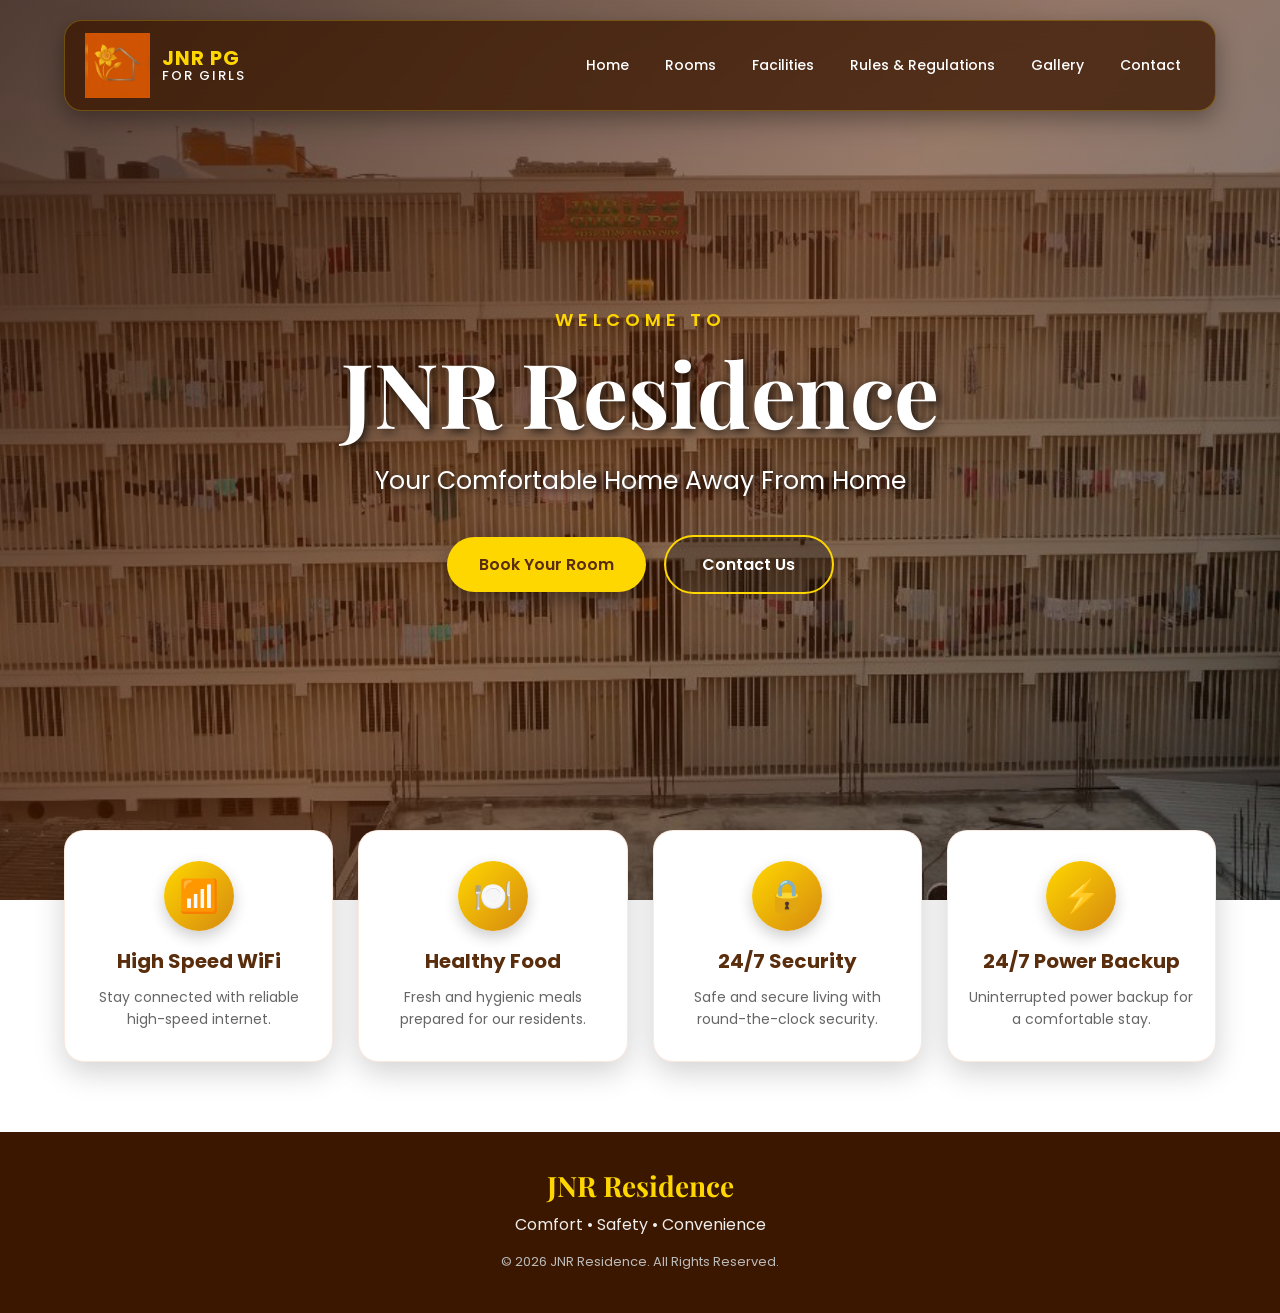
<file: index.html>
<!DOCTYPE html>
<html lang="en">

<head>
   <meta charset="UTF-8">
    <meta name="viewport" content="width=device-width, initial-scale=1.0">
    <title>JNR Residence</title>
    <link rel="icon" type="image/png" href="/logo.png">
<meta charset="UTF-8">
<meta name="viewport" content="width=device-width, initial-scale=1.0">

<title>JNR Residence</title>

<!-- Google Fonts -->
<link href="https://fonts.googleapis.com/css2?family=Poppins:wght@300;400;500;600;700&family=Playfair+Display:wght@700&display=swap" rel="stylesheet">

<style>

/* =========================
   RESET
========================= */
*{
    margin:0;
    padding:0;
    box-sizing:border-box;
}

body{
    font-family:'Poppins',Arial,sans-serif;
    background:#fff;
    overflow-x:hidden;
}


/* =========================
   HEADER / NAVIGATION
========================= */

header{
    position:absolute;
    top:0;
    left:0;
    width:100%;
    z-index:1000;
    padding:20px 5%;
}

nav{
    width:100%;
    max-width:1400px;
    margin:auto;

    display:flex;
    align-items:center;
    justify-content:space-between;

    padding:12px 20px;

    background:rgba(59,23,0,.75);
    backdrop-filter:blur(12px);

    border:1px solid rgba(255,215,0,.25);
    border-radius:18px;

    box-shadow:0 8px 25px rgba(0,0,0,.35);
}


/* =========================
   LOGO + BRAND
========================= */

.logo-area{
    display:flex;
    align-items:center;
    gap:12px;
}

.logo img{
    width:65px;
    height:65px;
    object-fit:contain;
    display:block;
}

.brand-name{
    display:flex;
    flex-direction:column;
    line-height:1.05;
    white-space:nowrap;
}

.brand-name span{
    color:#FFD700;
    font-size:20px;
    font-weight:700;
    letter-spacing:1px;
}

.brand-name strong{
    color:white;
    font-size:13px;
    font-weight:500;
    letter-spacing:2px;
}


/* =========================
   NAVIGATION LINKS
========================= */

nav ul{
    display:flex;
    align-items:center;
    gap:8px;
    list-style:none;
}

nav ul li a{
    position:relative;

    display:block;

    text-decoration:none;
    color:white;

    font-size:14px;
    font-weight:500;

    padding:12px 14px;

    border-radius:25px;

    transition:.3s;
}

nav ul li a::after{
    content:"";

    position:absolute;
    left:50%;
    bottom:5px;

    width:0;
    height:2px;

    background:#FFD700;

    transform:translateX(-50%);

    transition:.3s;
}

nav ul li a:hover{
    color:#FFD700;
    background:rgba(255,215,0,.10);
}

nav ul li a:hover::after{
    width:55%;
}


/* =========================
   HERO SECTION
========================= */

.hero{
    position:relative;

    width:100%;
    height:100vh;
    min-height:650px;

    background-image:url("PG.jpeg");
    background-size:cover;
    background-position:center;
    background-repeat:no-repeat;

    display:flex;
    align-items:center;
    justify-content:center;

    overflow:hidden;
}


/* Dark overlay */

.overlay{
    position:absolute;
    inset:0;

    background:
        linear-gradient(
            135deg,
            rgba(40,12,0,.78),
            rgba(96,35,0,.55),
            rgba(0,0,0,.45)
        );
}


/* =========================
   HERO CONTENT
========================= */

.content{
    position:relative;
    z-index:2;

    text-align:center;
    color:white;

    width:90%;
    max-width:900px;

    animation:fadeUp 1.2s ease;
}

.welcome{
    display:inline-block;

    color:#FFD700;

    font-size:18px;
    font-weight:600;

    letter-spacing:5px;

    margin-bottom:10px;
}

.content h1{
    font-family:'Playfair Display',serif;

    font-size:clamp(50px,7vw,90px);

    color:white;

    line-height:1.1;

    text-shadow:
        3px 3px 10px rgba(0,0,0,.7);

    margin-bottom:20px;
}

.content p{
    font-size:clamp(18px,2vw,25px);

    color:#fff;

    margin-bottom:35px;

    text-shadow:2px 2px 6px rgba(0,0,0,.7);
}


/* =========================
   BUTTONS
========================= */

.buttons{
    display:flex;
    justify-content:center;
    align-items:center;
    gap:18px;
    flex-wrap:wrap;
}

.btn,
.btn2{
    display:inline-block;

    text-decoration:none;

    padding:15px 32px;

    border-radius:35px;

    font-size:16px;
    font-weight:600;

    transition:.35s;

    min-width:170px;
}


/* Book button */

.btn{
    background:#FFD700;
    color:#5a2d0c;

    box-shadow:
        0 8px 20px rgba(0,0,0,.35);
}

.btn:hover{
    background:white;

    transform:translateY(-4px);

    box-shadow:
        0 12px 25px rgba(0,0,0,.45);
}


/* Contact button */

.btn2{
    border:2px solid #FFD700;

    color:white;

    background:rgba(0,0,0,.25);
}

.btn2:hover{
    background:#FFD700;
    color:#5a2d0c;

    transform:translateY(-4px);
}


/* =========================
   FEATURES
========================= */

.features{
    position:relative;

    display:grid;

    grid-template-columns:
        repeat(4,1fr);

    gap:25px;

    width:90%;
    max-width:1200px;

    margin:-70px auto 70px;

    z-index:10;
}

.card{
    background:white;

    padding:30px 20px;

    text-align:center;

    border-radius:20px;

    box-shadow:
        0 10px 30px rgba(0,0,0,.18);

    border:1px solid rgba(211,84,0,.12);

    transition:.4s;
}

.card:hover{
    transform:translateY(-10px);

    box-shadow:
        0 18px 35px rgba(0,0,0,.25);
}


/* Feature Icon */

.icon{
    width:70px;
    height:70px;

    margin:0 auto 15px;

    display:flex;
    align-items:center;
    justify-content:center;

    border-radius:50%;

    background:
        linear-gradient(
            135deg,
            #FFD700,
            #d68910
        );

    font-size:32px;

    box-shadow:
        0 6px 15px rgba(0,0,0,.2);
}

.card h3{
    color:#5a2d0c;

    font-size:20px;

    margin-bottom:10px;
}

.card p{
    color:#666;

    font-size:14px;

    line-height:1.6;
}


/* =========================
   FOOTER
========================= */

footer{
    background:#3b1700;

    color:white;

    text-align:center;

    padding:35px 20px;
}

.footer-logo{
    color:#FFD700;

    font-family:'Playfair Display',serif;

    font-size:28px;

    font-weight:bold;

    margin-bottom:8px;
}

footer p{
    margin:6px 0;

    color:#eee;
}

footer .copyright{
    margin-top:15px;

    font-size:13px;

    color:#bbb;
}


/* =========================
   ANIMATION
========================= */

@keyframes fadeUp{

    from{
        opacity:0;
        transform:translateY(30px);
    }

    to{
        opacity:1;
        transform:translateY(0);
    }

}


/* =========================
   TABLET
========================= */

@media(max-width:1100px){

    header{
        padding:15px 3%;
    }

    nav{
        padding:10px 15px;
    }

    nav ul{
        gap:2px;
    }

    nav ul li a{
        padding:10px 8px;
        font-size:13px;
    }

    .features{
        grid-template-columns:
            repeat(2,1fr);

        margin-top:-50px;
    }

}


/* =========================
   MOBILE
========================= */

@media(max-width:750px){

    header{
        position:absolute;

        padding:10px;
    }

    nav{
        flex-direction:column;

        gap:10px;

        padding:12px;

        border-radius:15px;
    }

    .logo-area{
        width:100%;

        justify-content:center;
    }

    .logo img{
        width:55px;
        height:55px;
    }

    .brand-name span{
        font-size:18px;
    }

    .brand-name strong{
        font-size:11px;
    }

    nav ul{
        width:100%;

        display:flex;

        justify-content:center;

        flex-wrap:wrap;

        gap:2px;
    }

    nav ul li a{
        padding:7px 8px;

        font-size:11px;
    }

    .hero{
        min-height:700px;

        background-position:center;
    }

    .content{
        margin-top:120px;
    }

    .welcome{
        font-size:14px;

        letter-spacing:3px;
    }

    .content h1{
        font-size:48px;
    }

    .content p{
        font-size:17px;
    }

    .btn,
    .btn2{
        width:100%;
        max-width:260px;
    }

    .features{
        grid-template-columns:1fr;

        width:88%;

        margin:30px auto 50px;
    }

}


/* =========================
   SMALL MOBILE
========================= */

@media(max-width:450px){

    nav ul li a{
        font-size:10px;

        padding:6px 6px;
    }

    .brand-name span{
        font-size:16px;
    }

    .brand-name strong{
        font-size:10px;
    }

    .content h1{
        font-size:40px;
    }

    .content p{
        font-size:15px;
    }

    .features{
        width:92%;
    }

}

</style>

</head>


<body>


<!-- =========================
     HEADER
========================= -->

<header>

<nav>


    <!-- LOGO + NAME -->

    <div class="logo-area">

        <div class="logo">

            <img
                src="logo.png"
                alt="JNR Residence Logo">

        </div>

        <div class="brand-name">

            <span>
                JNR PG
            </span>

            <strong>
                FOR GIRLS
            </strong>

        </div>

    </div>


    <!-- NAVIGATION -->

    <ul>

        <li>
            <a href="index.html">
                Home
            </a>
        </li>

        <li>
            <a href="room.html">
                Rooms
            </a>
        </li>

        <li>
            <a href="facillites.html">
                Facilities
            </a>
        </li>

        <li>
            <a href="rules.html">
                Rules & Regulations
            </a>
        </li>

        <li>
            <a href="gallery.html">
                Gallery
            </a>
        </li>

        <li>
            <a href="contact.html">
                Contact
            </a>
        </li>

    </ul>

</nav>
</header>

<!-- =========================
     HERO
========================= -->

<section class="hero">


    <div class="overlay"></div>


    <div class="content">

        <span class="welcome">
            WELCOME TO
        </span>

        <h1>
            JNR Residence
        </h1>

        <p>
            Your Comfortable Home Away From Home
        </p>


        <div class="buttons">


            <a
                href="https://wa.me/919888833359"
                class="btn"
                target="_blank">

                Book Your Room

            </a>


            <a
                href="contact.html"
                class="btn2">

                Contact Us

            </a>


        </div>

    </div>

</section>


<!-- =========================
     FEATURES
========================= -->

<section class="features">


    <!-- WIFI -->

    <div class="card">

        <div class="icon">
            📶
        </div>

        <h3>
            High Speed WiFi
        </h3>

        <p>
            Stay connected with reliable
            high-speed internet.
        </p>

    </div>


    <!-- FOOD -->

    <div class="card">

        <div class="icon">
            🍽️
        </div>

        <h3>
            Healthy Food
        </h3>

        <p>
            Fresh and hygienic meals
            prepared for our residents.
        </p>

    </div>


    <!-- SECURITY -->

    <div class="card">

        <div class="icon">
            🔒
        </div>

        <h3>
            24/7 Security
        </h3>

        <p>
            Safe and secure living with
            round-the-clock security.
        </p>

    </div>


    <!-- POWER BACKUP -->

    <div class="card">

        <div class="icon">
            ⚡
        </div>

        <h3>
            24/7 Power Backup
        </h3>

        <p>
            Uninterrupted power backup
            for a comfortable stay.
        </p>

    </div>


</section>


<!-- =========================
     FOOTER
========================= -->

<footer>


    <div class="footer-logo">
        JNR Residence
    </div>


    <p>
        Comfort • Safety • Convenience
    </p>


    <p class="copyright">
        © 2026 JNR Residence. All Rights Reserved.
    </p>


</footer>


</body>

</html>
</file>
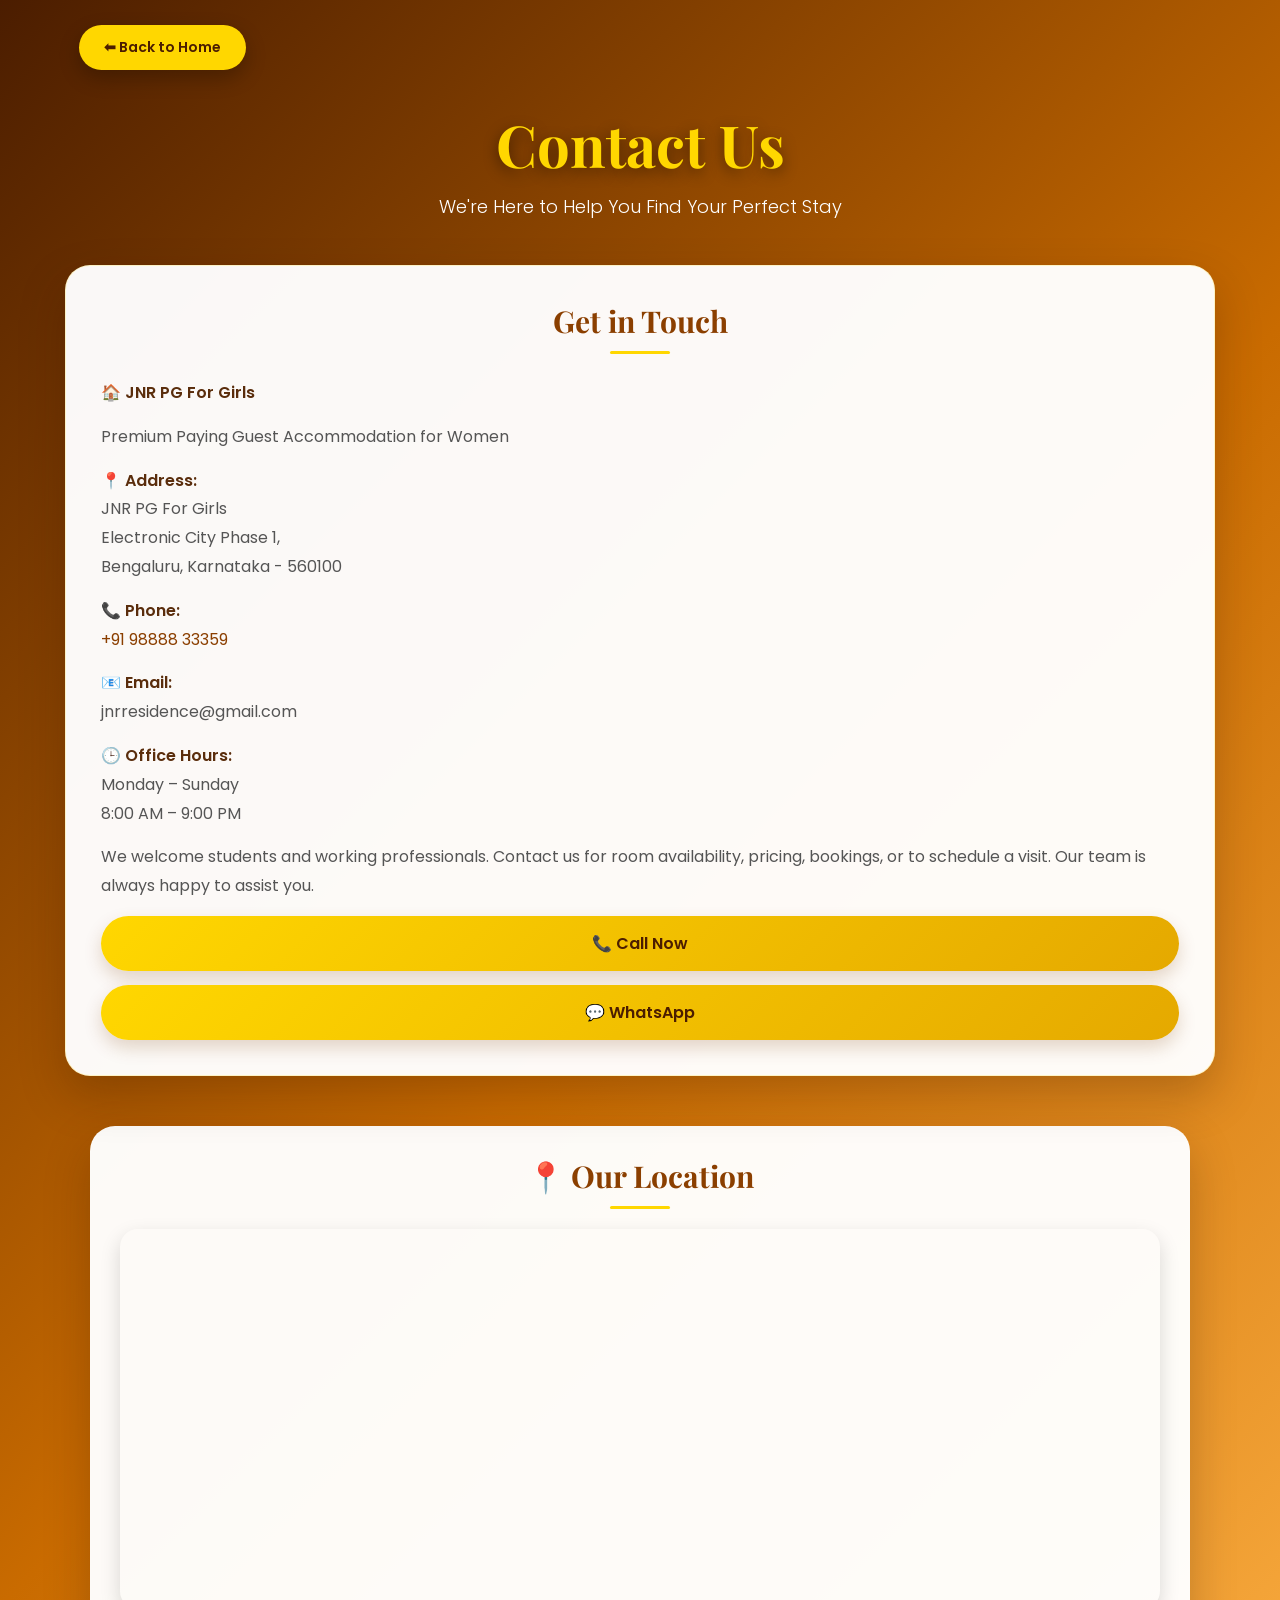
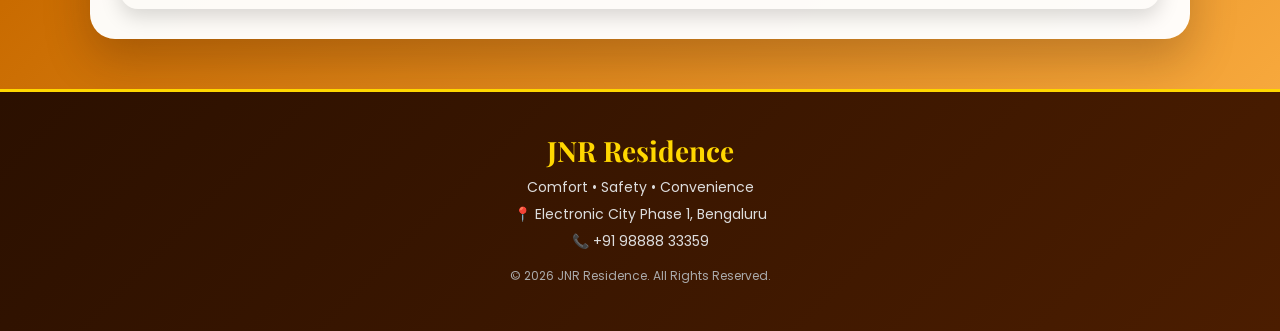
<file: contact.html>
<!DOCTYPE html>
<html lang="en">

<head>

<meta charset="UTF-8">
<meta name="viewport" content="width=device-width, initial-scale=1.0">

<title>JNR Residence - Contact Us</title>

<link href="https://fonts.googleapis.com/css2?family=Poppins:wght@300;400;500;600;700&family=Playfair+Display:wght@700&display=swap" rel="stylesheet">


<style>

/* =========================================
   RESET
========================================= */

*{
    margin:0;
    padding:0;
    box-sizing:border-box;
}


/* =========================================
   BODY
========================================= */

body{

    font-family:'Poppins',sans-serif;

    background:
        linear-gradient(
            135deg,
            #4b1d00,
            #c96b00,
            #ffb347
        );

    color:#333;

    min-height:100vh;

    overflow-x:hidden;
}


/* =========================================
   BACK BUTTON
========================================= */

.back{

    padding:25px 5%;

    max-width:1250px;

    margin:auto;
}


.back a{

    display:inline-block;

    text-decoration:none;

    background:#FFD700;

    color:#4b1d00;

    padding:12px 25px;

    border-radius:30px;

    font-weight:600;

    font-size:14px;

    box-shadow:
        0 8px 20px
        rgba(0,0,0,0.25);

    transition:0.35s;
}


.back a:hover{

    background:white;

    color:#d35400;

    transform:
        translateY(-3px);

    box-shadow:
        0 12px 25px
        rgba(0,0,0,0.35);
}


/* =========================================
   HEADER
========================================= */

header{

    text-align:center;

    padding:
        10px 20px 35px;

    color:white;
}


header h1{

    font-family:
        'Playfair Display',
        serif;

    font-size:58px;

    color:#FFD700;

    text-shadow:
        0 4px 15px
        rgba(0,0,0,0.45);

    animation:
        fadeDown 0.8s ease;
}


header p{

    font-size:18px;

    margin-top:10px;

    color:#fff;

    font-weight:300;
}


/* =========================================
   MAIN CONTAINER
========================================= */

.container{

    max-width:1200px;

    margin:auto;

    padding:
        10px 25px 50px;

    display:flex;

    justify-content:center;

    align-items:stretch;
}


/* =========================================
   CARD
========================================= */

.card{

    width:100%;

    background:
        rgba(255,255,255,0.97);

    border-radius:25px;

    padding:35px;

    border:
        1px solid
        rgba(255,215,0,0.2);

    box-shadow:
        0 20px 45px
        rgba(50,20,0,0.25);

    transition:
        transform 0.4s,
        box-shadow 0.4s;

    animation:
        fadeUp 0.9s ease;
}


.card:hover{

    transform:
        translateY(-6px);

    box-shadow:
        0 28px 55px
        rgba(50,20,0,0.30);
}


.card h2{

    text-align:center;

    font-family:
        'Playfair Display',
        serif;

    color:#8b3f00;

    font-size:30px;

    margin-bottom:25px;

    position:relative;
}


.card h2::after{

    content:"";

    display:block;

    width:60px;

    height:3px;

    background:#FFD700;

    margin:10px auto 0;

    border-radius:10px;
}


/* =========================================
   CONTACT TEXT
========================================= */

.card p{

    font-size:16px;

    line-height:1.8;

    margin-bottom:15px;

    color:#555;
}


.card strong{

    color:#5a2d0c;

    font-weight:600;
}


/* =========================================
   PHONE LINK
========================================= */

.card a{

    color:#8b3f00;

    transition:0.3s;
}


.card a:hover{

    color:#d35400;
}


/* =========================================
   ACTION BUTTONS
========================================= */

.action-btn{

    display:block;

    text-decoration:none;

    margin-top:14px;
}


button{

    width:100%;

    padding:15px;

    border:none;

    background:
        linear-gradient(
            135deg,
            #FFD700,
            #e5a900
        );

    color:#4b1d00;

    font-family:'Poppins',sans-serif;

    font-size:16px;

    font-weight:600;

    border-radius:35px;

    cursor:pointer;

    box-shadow:
        0 8px 18px
        rgba(120,60,0,0.20);

    transition:0.35s;
}


button:hover{

    background:#4b1d00;

    color:#FFD700;

    transform:
        translateY(-3px);

    box-shadow:
        0 12px 25px
        rgba(50,20,0,0.30);
}


/* =========================================
   MAP SECTION
========================================= */

.map-container{

    width:90%;

    max-width:1100px;

    margin:
        0 auto 50px;
}


.map-card{

    width:100%;

    background:
        rgba(255,255,255,0.97);

    border-radius:25px;

    padding:30px;

    box-shadow:
        0 20px 45px
        rgba(50,20,0,0.25);

    animation:
        fadeUp 1s ease;
}


.map-card h2{

    text-align:center;

    font-family:
        'Playfair Display',
        serif;

    color:#8b3f00;

    font-size:30px;

    margin-bottom:20px;
}


.map-card h2::after{

    content:"";

    display:block;

    width:60px;

    height:3px;

    background:#FFD700;

    margin:10px auto 0;

    border-radius:10px;
}


.map{

    width:100%;

    height:380px;

    border:none;

    border-radius:18px;

    display:block;

    box-shadow:
        0 8px 20px
        rgba(0,0,0,0.15);
}


/* =========================================
   FOOTER
========================================= */

footer{

    background:
        linear-gradient(
            135deg,
            #2b1000,
            #4b1d00
        );

    color:white;

    text-align:center;

    padding:40px 20px;

    border-top:
        3px solid #FFD700;
}


footer h2{

    font-family:
        'Playfair Display',
        serif;

    color:#FFD700;

    font-size:28px;

    margin-bottom:8px;
}


footer p{

    color:#ddd;

    font-size:14px;

    margin:6px 0;
}


footer p:last-child{

    color:#aaa;

    font-size:12px;

    margin-top:15px;
}


/* =========================================
   ANIMATIONS
========================================= */

@keyframes fadeUp{

    from{

        opacity:0;

        transform:
            translateY(30px);
    }

    to{

        opacity:1;

        transform:
            translateY(0);
    }
}


@keyframes fadeDown{

    from{

        opacity:0;

        transform:
            translateY(-25px);
    }

    to{

        opacity:1;

        transform:
            translateY(0);
    }
}


/* =========================================
   TABLET
========================================= */

@media(max-width:900px){

    header h1{

        font-size:48px;
    }


    .container{

        padding:
            10px 20px 40px;
    }


    .card{

        padding:30px;
    }


    .map-container{

        width:94%;
    }

}


/* =========================================
   MOBILE
========================================= */

@media(max-width:600px){

    .back{

        padding:
            20px 15px;
    }


    .back a{

        font-size:13px;

        padding:
            10px 20px;
    }


    header{

        padding:
            5px 15px 30px;
    }


    header h1{

        font-size:38px;
    }


    header p{

        font-size:15px;

        line-height:1.6;
    }


    .container{

        padding:
            5px 15px 35px;
    }


    .card{

        padding:25px 20px;

        border-radius:20px;
    }


    .card h2{

        font-size:26px;
    }


    .card p{

        font-size:14px;

        line-height:1.7;
    }


    .map-container{

        width:94%;

        margin-bottom:35px;
    }


    .map-card{

        padding:20px;

        border-radius:20px;
    }


    .map-card h2{

        font-size:26px;
    }


    .map{

        height:300px;

        border-radius:14px;
    }


    footer{

        padding:
            30px 15px;
    }

}


/* =========================================
   SMALL MOBILE
========================================= */

@media(max-width:400px){

    header h1{

        font-size:32px;
    }


    header p{

        font-size:14px;
    }


    .card{

        padding:20px 16px;
    }


    button{

        font-size:15px;

        padding:13px;
    }


    .map{

        height:260px;
    }

}

</style>

</head>


<body>


<!-- =========================
     BACK BUTTON
========================= -->

<div class="back">

    <a href="index.html">
        ⬅ Back to Home
    </a>

</div>


<!-- =========================
     PAGE HEADER
========================= -->

<header>

    <h1>
        Contact Us
    </h1>

    <p>
        We're Here to Help You Find Your Perfect Stay
    </p>

</header>


<!-- =========================
     CONTACT DETAILS
========================= -->

<div class="container">

    <div class="card">

        <h2>
            Get in Touch
        </h2>


        <p>
            <strong>
                🏠 JNR PG For Girls
            </strong>
        </p>


        <p>
            Premium Paying Guest Accommodation
            for Women
        </p>


        <p>

            <strong>
                📍 Address:
            </strong>

            <br>

            JNR PG For Girls
            <br>

            Electronic City Phase 1,
            <br>

            Bengaluru, Karnataka - 560100

        </p>


        <p>

            <strong>
                📞 Phone:
            </strong>

            <br>

            <a
                href="tel:+919888833359"
                style="text-decoration:none;">

                +91 98888 33359

            </a>

        </p>


        <p>

            <strong>
                📧 Email:
            </strong>

            <br>

            jnrresidence@gmail.com

        </p>


        <p>

            <strong>
                🕒 Office Hours:
            </strong>

            <br>

            Monday – Sunday

            <br>

            8:00 AM – 9:00 PM

        </p>


        <p>

            We welcome students and working
            professionals. Contact us for room
            availability, pricing, bookings, or
            to schedule a visit. Our team is always
            happy to assist you.

        </p>


        <!-- CALL -->

        <a
            class="action-btn"
            href="tel:+919888833359">

            <button>
                📞 Call Now
            </button>

        </a>


        <!-- WHATSAPP -->

        <a
            class="action-btn"
            href="https://wa.me/919888833359"
            target="_blank">

            <button>
                💬 WhatsApp
            </button>

        </a>


    </div>

</div>


<!-- =========================
     GOOGLE MAP
========================= -->

<div class="map-container">

    <div class="map-card">

        <h2>
            📍 Our Location
        </h2>


        <iframe

            class="map"

            src="https://maps.google.com/maps?q=JNR%20Pg%20For%20Girls%2C%20Electronic%20City%2C%20Bengaluru&t=&z=17&ie=UTF8&iwloc=&output=embed"

            loading="lazy"

            allowfullscreen>

        </iframe>

    </div>

</div>


<!-- =========================
     FOOTER
========================= -->

<footer>

    <h2>
        JNR Residence
    </h2>

    <p>
        Comfort • Safety • Convenience
    </p>

    <p>
        📍 Electronic City Phase 1, Bengaluru
    </p>

    <p>
        📞 +91 98888 33359
    </p>

    <p>
        © 2026 JNR Residence. All Rights Reserved.
    </p>

</footer>


</body>

</html>
</file>
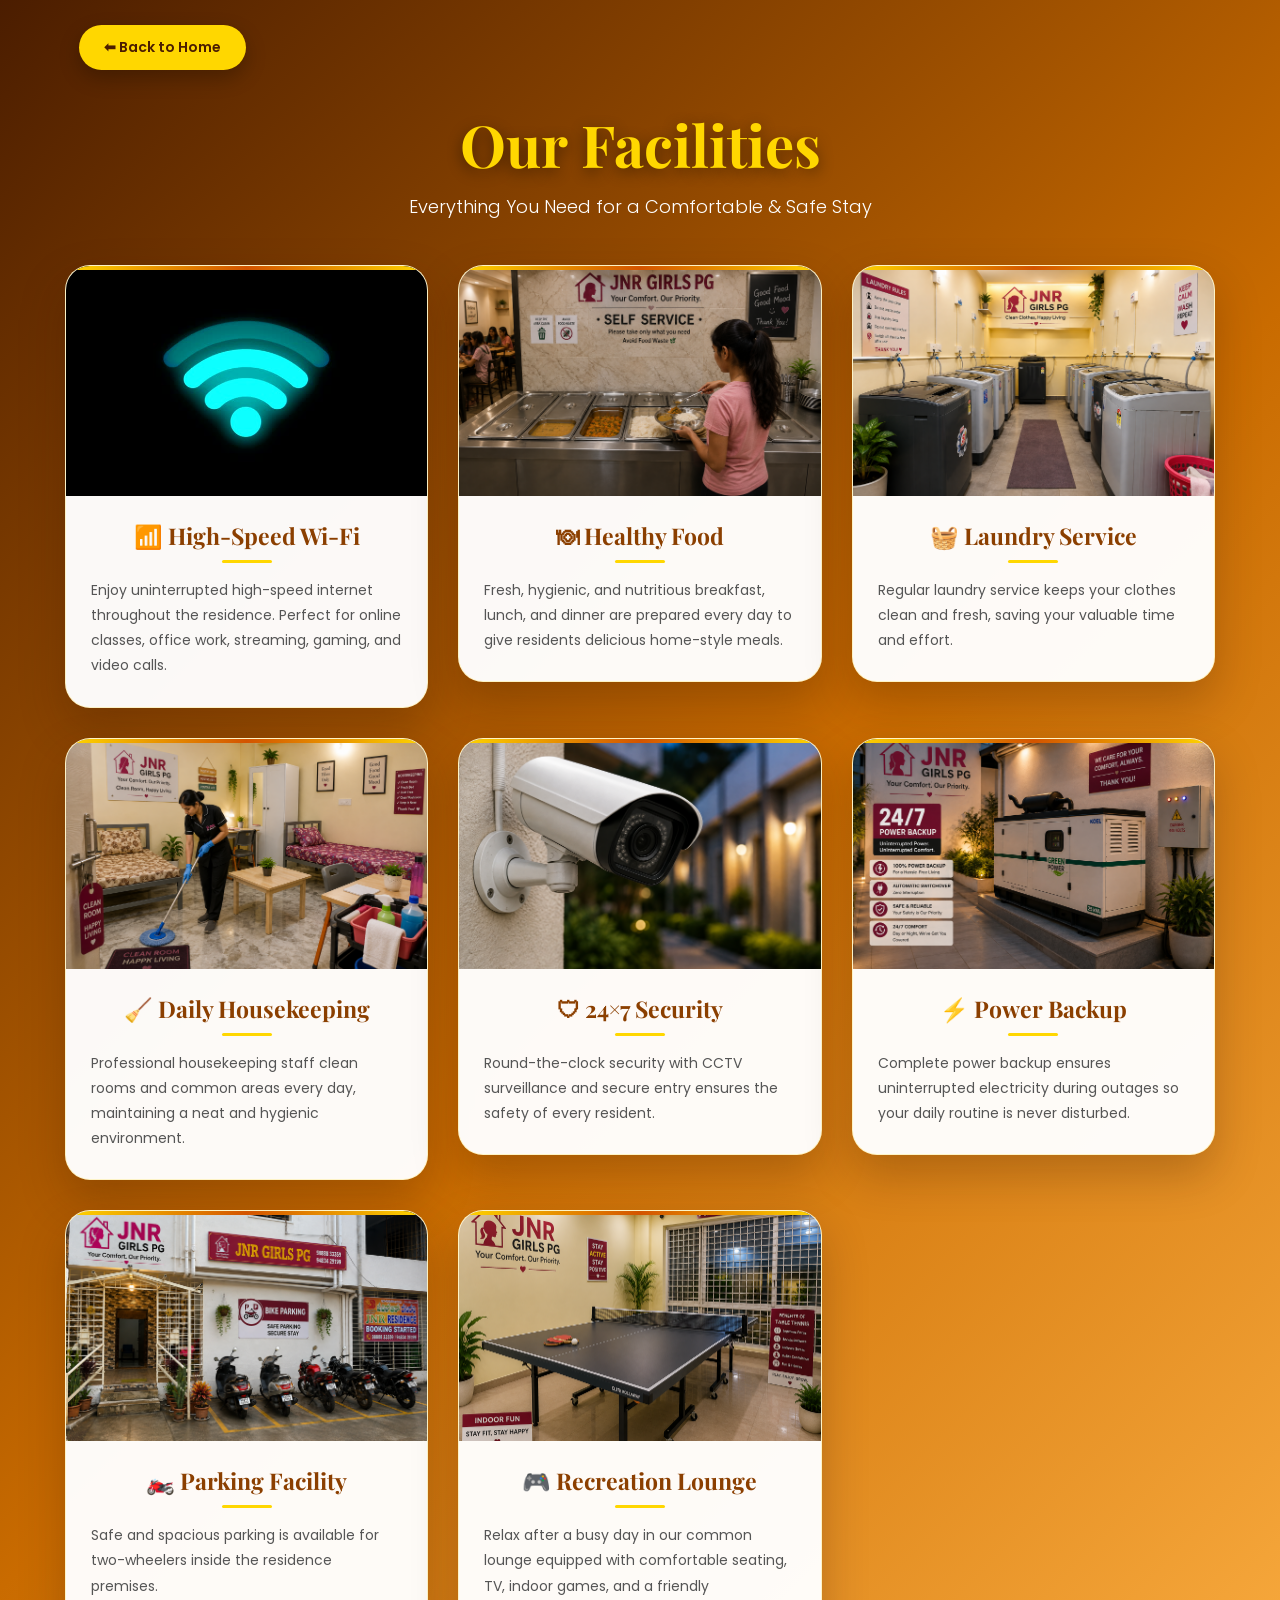
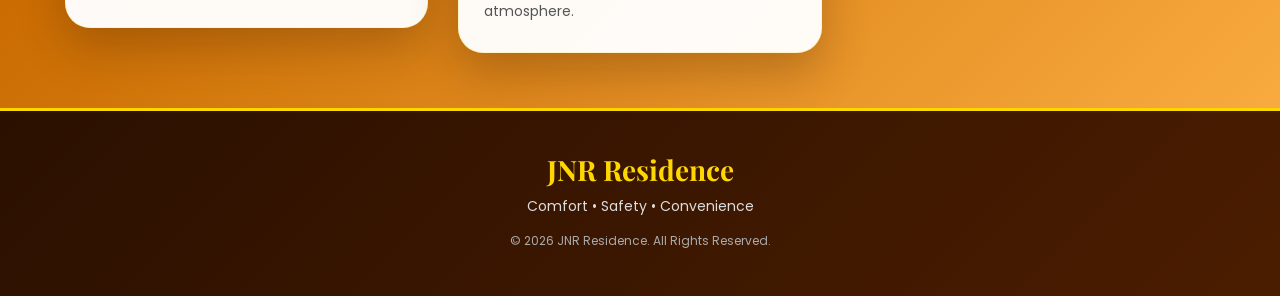
<file: facillites.html>
<!DOCTYPE html>
<html lang="en">

<head>

<meta charset="UTF-8">
<meta name="viewport" content="width=device-width, initial-scale=1.0">

<title>JNR Residence - Facilities</title>

<link href="https://fonts.googleapis.com/css2?family=Poppins:wght@300;400;500;600;700&family=Playfair+Display:wght@700&display=swap" rel="stylesheet">


<style>

/* =========================================
   RESET
========================================= */

*{
    margin:0;
    padding:0;
    box-sizing:border-box;
}


/* =========================================
   BODY
========================================= */

body{

    font-family:'Poppins',sans-serif;

    background:
        linear-gradient(
            135deg,
            #4b1d00,
            #c96b00,
            #ffb347
        );

    color:#333;

    min-height:100vh;

    overflow-x:hidden;
}


/* =========================================
   BACK BUTTON
========================================= */

.back{

    padding:25px 5%;

    max-width:1250px;

    margin:auto;
}


.back a{

    display:inline-block;

    text-decoration:none;

    background:#FFD700;

    color:#4b1d00;

    padding:12px 25px;

    border-radius:30px;

    font-weight:600;

    font-size:14px;

    box-shadow:
        0 8px 20px
        rgba(0,0,0,0.25);

    transition:0.35s;
}


.back a:hover{

    background:white;

    color:#d35400;

    transform:
        translateY(-3px);

    box-shadow:
        0 12px 25px
        rgba(0,0,0,0.35);
}


/* =========================================
   HEADER
========================================= */

header{

    text-align:center;

    padding:
        10px 20px 35px;

    color:white;
}


header h1{

    font-family:
        'Playfair Display',
        serif;

    font-size:58px;

    color:#FFD700;

    text-shadow:
        0 4px 15px
        rgba(0,0,0,0.45);

    animation:
        fadeDown 0.8s ease;
}


header p{

    font-size:18px;

    margin-top:10px;

    color:white;

    font-weight:300;
}


/* =========================================
   FACILITIES CONTAINER
========================================= */

.container{

    max-width:1200px;

    margin:auto;

    padding:
        10px 25px 55px;

    display:grid;

    grid-template-columns:
        repeat(3,1fr);

    gap:30px;

    align-items:start;
}


/* =========================================
   FACILITY CARD
========================================= */

.card{

    background:
        rgba(255,255,255,0.97);

    border-radius:25px;

    overflow:hidden;

    border:
        1px solid
        rgba(255,215,0,0.2);

    box-shadow:
        0 20px 45px
        rgba(50,20,0,0.25);

    transition:
        transform 0.4s,
        box-shadow 0.4s;

    animation:
        fadeUp 0.8s ease;
}


.card:hover{

    transform:
        translateY(-12px);

    box-shadow:
        0 28px 55px
        rgba(50,20,0,0.35);
}


/* =========================================
   FACILITY IMAGE
========================================= */

.card img{

    width:100%;

    height:230px;

    object-fit:cover;

    display:block;

    background:#eee;

    transition:
        transform 0.5s;
}


.card:hover img{

    transform:
        scale(1.04);
}


/* =========================================
   IMAGE WRAPPER EFFECT
========================================= */

.card{

    position:relative;
}


.card::before{

    content:"";

    position:absolute;

    top:0;
    left:0;
    right:0;

    height:4px;

    background:
        linear-gradient(
            90deg,
            #FFD700,
            #d35400,
            #FFD700
        );

    z-index:2;
}


/* =========================================
   CONTENT
========================================= */

.content{

    padding:
        25px 25px 28px;
}


.content h2{

    text-align:center;

    font-family:
        'Playfair Display',
        serif;

    color:#8b3f00;

    font-size:23px;

    margin-bottom:15px;

    line-height:1.3;
}


.content h2::after{

    content:"";

    display:block;

    width:50px;

    height:3px;

    background:#FFD700;

    margin:
        9px auto 0;

    border-radius:10px;
}


.content p{

    text-align:left;

    line-height:1.8;

    color:#555;

    font-size:14px;

    margin-top:15px;
}


/* =========================================
   FOOTER
========================================= */

footer{

    background:
        linear-gradient(
            135deg,
            #2b1000,
            #4b1d00
        );

    color:white;

    text-align:center;

    padding:40px 20px;

    border-top:
        3px solid #FFD700;
}


footer h2{

    font-family:
        'Playfair Display',
        serif;

    color:#FFD700;

    font-size:28px;

    margin-bottom:8px;
}


footer p{

    color:#ddd;

    font-size:14px;

    margin:6px 0;
}


footer p:last-child{

    color:#aaa;

    font-size:12px;

    margin-top:15px;
}


/* =========================================
   ANIMATIONS
========================================= */

@keyframes fadeUp{

    from{

        opacity:0;

        transform:
            translateY(30px);
    }

    to{

        opacity:1;

        transform:
            translateY(0);
    }
}


@keyframes fadeDown{

    from{

        opacity:0;

        transform:
            translateY(-25px);
    }

    to{

        opacity:1;

        transform:
            translateY(0);
    }
}


/* =========================================
   TABLET
========================================= */

@media(max-width:1000px){

    .container{

        grid-template-columns:
            repeat(2,1fr);

        padding:
            10px 20px 50px;
    }


    header h1{

        font-size:50px;
    }

}


/* =========================================
   MOBILE
========================================= */

@media(max-width:650px){

    .back{

        padding:
            20px 15px;
    }


    .back a{

        font-size:13px;

        padding:
            10px 20px;
    }


    header{

        padding:
            5px 15px 30px;
    }


    header h1{

        font-size:38px;
    }


    header p{

        font-size:15px;

        line-height:1.6;
    }


    .container{

        grid-template-columns:1fr;

        padding:
            5px 15px 40px;

        gap:25px;
    }


    .card{

        border-radius:20px;
    }


    .card img{

        height:230px;
    }


    .content{

        padding:
            23px 20px 25px;
    }


    .content h2{

        font-size:22px;
    }


    .content p{

        font-size:14px;

        line-height:1.7;
    }


    footer{

        padding:
            30px 15px;
    }

}


/* =========================================
   SMALL MOBILE
========================================= */

@media(max-width:400px){

    header h1{

        font-size:32px;
    }


    header p{

        font-size:14px;
    }


    .container{

        padding-left:12px;

        padding-right:12px;
    }


    .card img{

        height:210px;
    }


    .content{

        padding:
            20px 16px 22px;
    }


    .content h2{

        font-size:21px;
    }


    .content p{

        font-size:13px;
    }

}

</style>

</head>


<body>


<!-- =====================================
     BACK BUTTON
===================================== -->

<div class="back">

    <a href="index.html">
        ⬅ Back to Home
    </a>

</div>


<!-- =====================================
     HEADER
===================================== -->

<header>

    <h1>
        Our Facilities
    </h1>

    <p>
        Everything You Need for a Comfortable & Safe Stay
    </p>

</header>


<!-- =====================================
     FACILITIES
===================================== -->

<div class="container">


    <!-- =================================
         WIFI
    ================================== -->

    <div class="card">

        <img
            src="wifi.jpg"
            alt="High-Speed Wi-Fi">

        <div class="content">

            <h2>
                📶 High-Speed Wi-Fi
            </h2>

            <p>

                Enjoy uninterrupted high-speed
                internet throughout the residence.
                Perfect for online classes, office
                work, streaming, gaming, and video
                calls.

            </p>

        </div>

    </div>



    <!-- =================================
         FOOD
    ================================== -->

    <div class="card">

        <img
            src="food.png"
            alt="Healthy Food">

        <div class="content">

            <h2>
                🍽 Healthy Food
            </h2>

            <p>

                Fresh, hygienic, and nutritious
                breakfast, lunch, and dinner are
                prepared every day to give residents
                delicious home-style meals.

            </p>

        </div>

    </div>



    <!-- =================================
         LAUNDRY
    ================================== -->

    <div class="card">

        <img
            src="washingmachine.png"
            alt="Laundry Service">

        <div class="content">

            <h2>
                🧺 Laundry Service
            </h2>

            <p>

                Regular laundry service keeps your
                clothes clean and fresh, saving your
                valuable time and effort.

            </p>

        </div>

    </div>



    <!-- =================================
         HOUSEKEEPING
    ================================== -->

    <div class="card">

        <img
            src="cleaning.png"
            alt="Daily Housekeeping">

        <div class="content">

            <h2>
                🧹 Daily Housekeeping
            </h2>

            <p>

                Professional housekeeping staff
                clean rooms and common areas every
                day, maintaining a neat and hygienic
                environment.

            </p>

        </div>

    </div>



    <!-- =================================
         SECURITY
    ================================== -->

    <div class="card">

        <img
            src="cctv.png"
            alt="24x7 Security">

        <div class="content">

            <h2>
                🛡 24×7 Security
            </h2>

            <p>

                Round-the-clock security with CCTV
                surveillance and secure entry ensures
                the safety of every resident.

            </p>

        </div>

    </div>



    <!-- =================================
         POWER BACKUP
    ================================== -->

    <div class="card">

        <img
            src="power.png"
            alt="24x7 Power Backup">

        <div class="content">

            <h2>
                ⚡ Power Backup
            </h2>

            <p>

                Complete power backup ensures
                uninterrupted electricity during
                outages so your daily routine is
                never disturbed.

            </p>

        </div>

    </div>



    <!-- =================================
         PARKING
    ================================== -->

    <div class="card">

        <img
            src="parking.png"
            alt="Bike Parking">

        <div class="content">

            <h2>
                🏍️ Parking Facility
            </h2>

            <p>

                Safe and spacious parking is
                available for two-wheelers inside
                the residence premises.

            </p>

        </div>

    </div>



    <!-- =================================
         RECREATION
    ================================== -->

    <div class="card">

        <img
            src="games.png"
            alt="Recreation Lounge">

        <div class="content">

            <h2>
                🎮 Recreation Lounge
            </h2>

            <p>

                Relax after a busy day in our
                common lounge equipped with
                comfortable seating, TV, indoor
                games, and a friendly atmosphere.

            </p>

        </div>

    </div>


</div>


<!-- =====================================
     FOOTER
===================================== -->

<footer>

    <h2>
        JNR Residence
    </h2>

    <p>
        Comfort • Safety • Convenience
    </p>

    <p>
        © 2026 JNR Residence. All Rights Reserved.
    </p>

</footer>


</body>

</html>
</file>
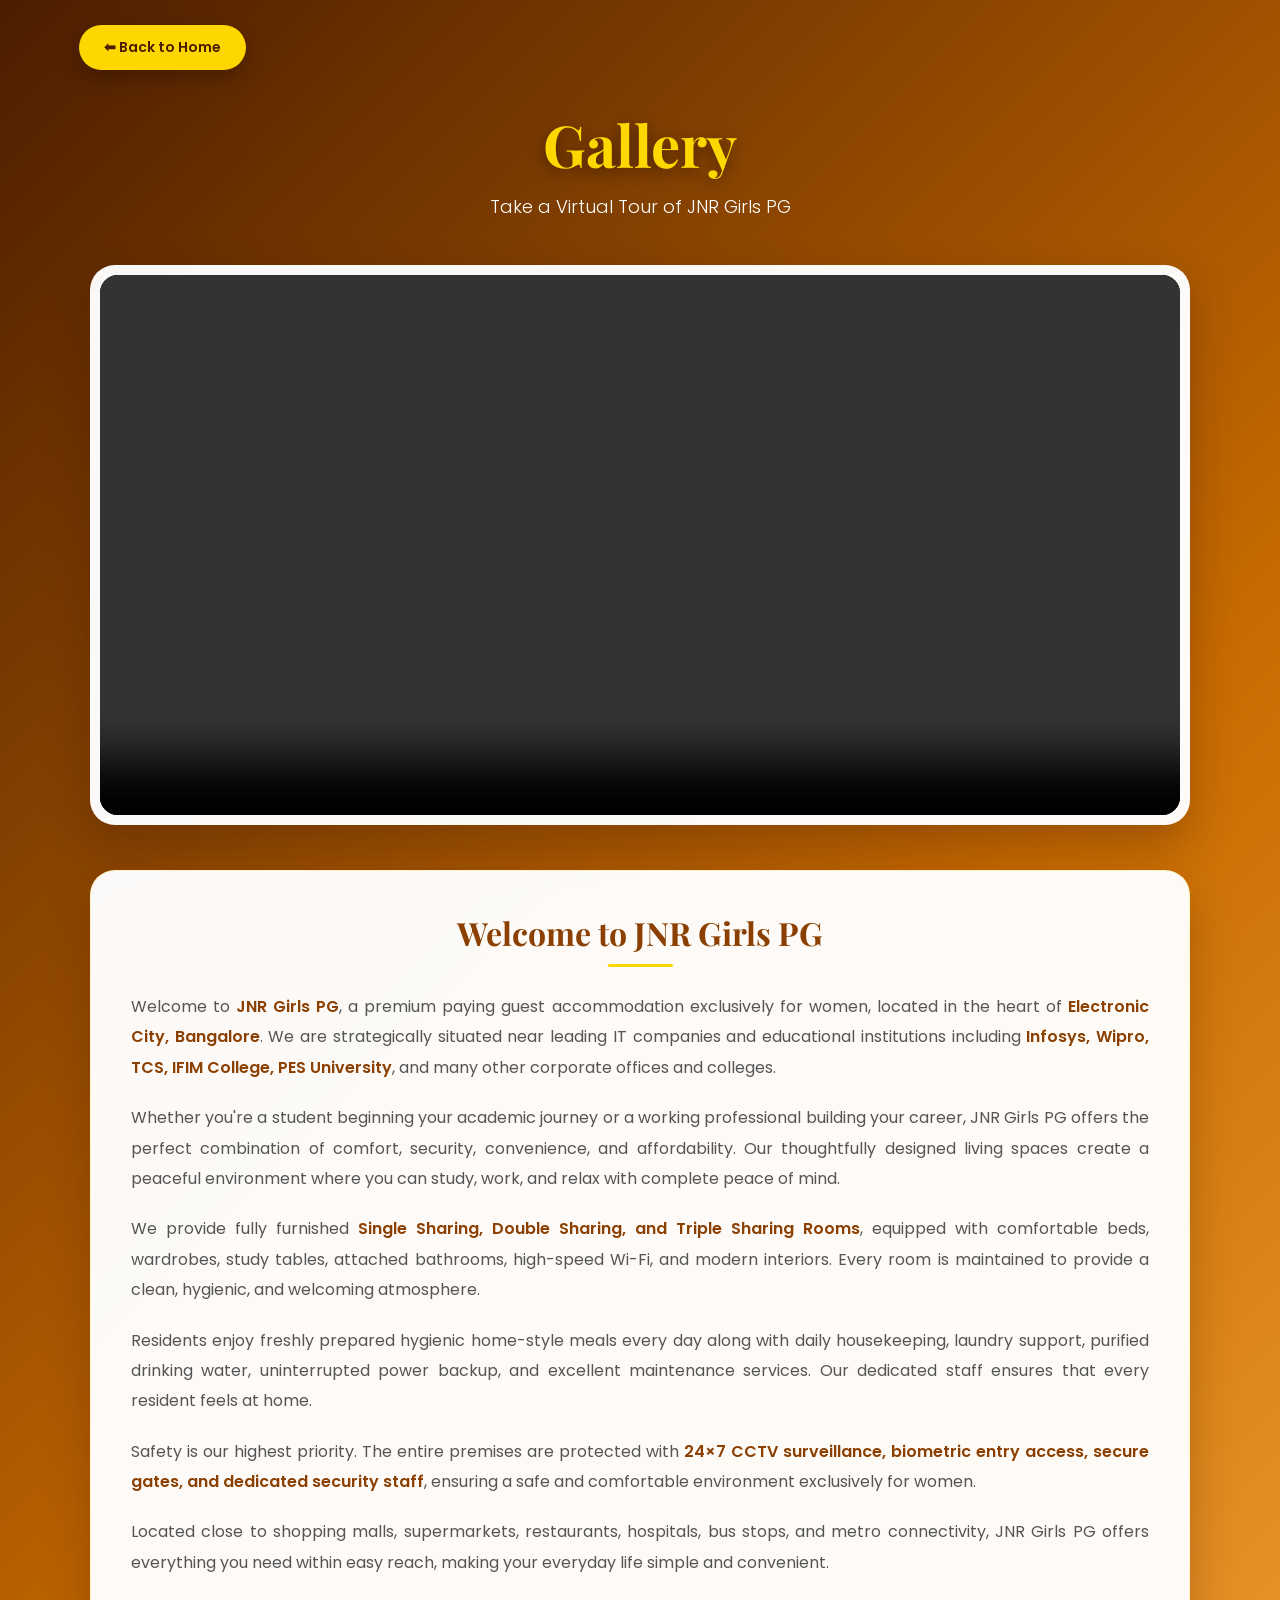
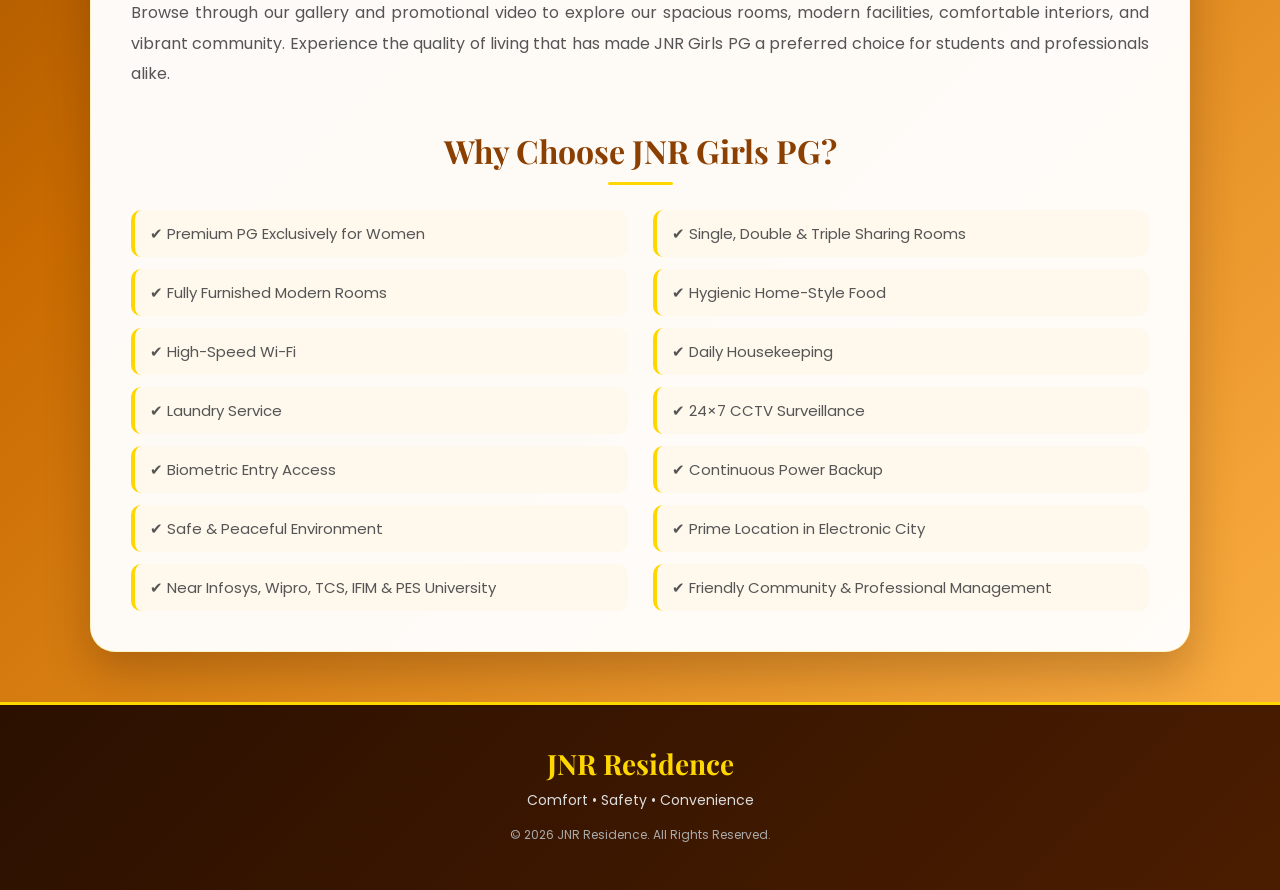
<file: gallery.html>
<!DOCTYPE html>
<html lang="en">

<head>

<meta charset="UTF-8">
<meta name="viewport" content="width=device-width, initial-scale=1.0">

<title>JNR Residence - Gallery</title>

<link href="https://fonts.googleapis.com/css2?family=Poppins:wght@300;400;500;600;700&family=Playfair+Display:wght@700&display=swap" rel="stylesheet">


<style>

/* =========================================
   RESET
========================================= */

*{
    margin:0;
    padding:0;
    box-sizing:border-box;
}


/* =========================================
   BODY
========================================= */

body{

    font-family:'Poppins',sans-serif;

    background:
        linear-gradient(
            135deg,
            #4b1d00,
            #c96b00,
            #ffb347
        );

    color:#333;

    min-height:100vh;

    overflow-x:hidden;
}


/* =========================================
   BACK BUTTON
========================================= */

.back{

    padding:25px 5%;

    max-width:1250px;

    margin:auto;
}


.back a{

    display:inline-block;

    text-decoration:none;

    background:#FFD700;

    color:#4b1d00;

    padding:12px 25px;

    border-radius:30px;

    font-weight:600;

    font-size:14px;

    box-shadow:
        0 8px 20px
        rgba(0,0,0,0.25);

    transition:0.35s;
}


.back a:hover{

    background:white;

    color:#d35400;

    transform:
        translateY(-3px);

    box-shadow:
        0 12px 25px
        rgba(0,0,0,0.35);
}


/* =========================================
   HEADER
========================================= */

header{

    text-align:center;

    padding:
        10px 20px 35px;

    color:white;
}


header h1{

    font-family:
        'Playfair Display',
        serif;

    font-size:58px;

    color:#FFD700;

    text-shadow:
        0 4px 15px
        rgba(0,0,0,0.45);

    animation:
        fadeDown 0.8s ease;
}


header p{

    font-size:18px;

    margin-top:10px;

    color:white;

    font-weight:300;
}


/* =========================================
   VIDEO
========================================= */

.hero{

    width:90%;

    max-width:1100px;

    margin:
        10px auto 45px;

    background:
        rgba(255,255,255,0.97);

    padding:10px;

    border-radius:25px;

    overflow:hidden;

    box-shadow:
        0 20px 45px
        rgba(50,20,0,0.30);

    animation:
        fadeUp 0.9s ease;
}


.hero video{

    width:100%;

    display:block;

    max-height:600px;

    object-fit:cover;

    border-radius:18px;

    background:#000;
}


/* =========================================
   DESCRIPTION
========================================= */

.description{

    width:90%;

    max-width:1100px;

    margin:
        0 auto 50px;

    background:
        rgba(255,255,255,0.97);

    padding:40px;

    border-radius:25px;

    border:
        1px solid
        rgba(255,215,0,0.2);

    box-shadow:
        0 20px 45px
        rgba(50,20,0,0.25);

    animation:
        fadeUp 1s ease;
}


/* =========================================
   DESCRIPTION HEADINGS
========================================= */

.description h2{

    text-align:center;

    font-family:
        'Playfair Display',
        serif;

    color:#8b3f00;

    margin-bottom:25px;

    font-size:32px;

    position:relative;
}


.description h2::after{

    content:"";

    display:block;

    width:65px;

    height:3px;

    background:#FFD700;

    margin:
        10px auto 0;

    border-radius:10px;
}


.description h2:not(:first-child){

    margin-top:40px;
}


/* =========================================
   DESCRIPTION TEXT
========================================= */

.description p{

    font-size:16px;

    line-height:1.9;

    text-align:justify;

    color:#555;

    margin-bottom:20px;
}


.description b{

    color:#8b3f00;

    font-weight:600;
}


/* =========================================
   WHY CHOOSE LIST
========================================= */

.description ul{

    margin-top:25px;

    padding-left:0;

    list-style:none;

    display:grid;

    grid-template-columns:
        repeat(2,1fr);

    gap:12px 25px;
}


.description li{

    font-size:15px;

    color:#555;

    padding:
        12px 15px;

    background:#fff9ed;

    border-radius:10px;

    border-left:
        4px solid #FFD700;

    transition:0.3s;
}


.description li:hover{

    transform:
        translateX(5px);

    background:#fff2cc;

    color:#5a2d0c;
}


/* =========================================
   FOOTER
========================================= */

footer{

    background:
        linear-gradient(
            135deg,
            #2b1000,
            #4b1d00
        );

    color:white;

    text-align:center;

    padding:40px 20px;

    border-top:
        3px solid #FFD700;
}


footer h2{

    font-family:
        'Playfair Display',
        serif;

    color:#FFD700;

    font-size:28px;

    margin-bottom:8px;
}


footer p{

    color:#ddd;

    font-size:14px;

    margin:6px 0;
}


footer p:last-child{

    color:#aaa;

    font-size:12px;

    margin-top:15px;
}


/* =========================================
   ANIMATIONS
========================================= */

@keyframes fadeUp{

    from{

        opacity:0;

        transform:
            translateY(30px);
    }

    to{

        opacity:1;

        transform:
            translateY(0);
    }
}


@keyframes fadeDown{

    from{

        opacity:0;

        transform:
            translateY(-25px);
    }

    to{

        opacity:1;

        transform:
            translateY(0);
    }
}


/* =========================================
   TABLET
========================================= */

@media(max-width:900px){

    header h1{

        font-size:48px;
    }


    .hero{

        width:94%;
    }


    .description{

        width:94%;

        padding:30px;
    }


    .description ul{

        grid-template-columns:1fr;
    }

}


/* =========================================
   MOBILE
========================================= */

@media(max-width:600px){

    .back{

        padding:
            20px 15px;
    }


    .back a{

        font-size:13px;

        padding:
            10px 20px;
    }


    header{

        padding:
            5px 15px 30px;
    }


    header h1{

        font-size:38px;
    }


    header p{

        font-size:15px;

        line-height:1.6;
    }


    .hero{

        width:94%;

        padding:7px;

        border-radius:20px;

        margin-bottom:30px;
    }


    .hero video{

        border-radius:14px;

        max-height:400px;
    }


    .description{

        width:94%;

        padding:25px 20px;

        border-radius:20px;
    }


    .description h2{

        font-size:26px;

        margin-bottom:20px;
    }


    .description p{

        font-size:14px;

        line-height:1.8;

        text-align:left;
    }


    .description li{

        font-size:14px;

        padding:
            10px 12px;
    }


    footer{

        padding:
            30px 15px;
    }

}


/* =========================================
   SMALL MOBILE
========================================= */

@media(max-width:400px){

    header h1{

        font-size:32px;
    }


    header p{

        font-size:14px;
    }


    .description{

        padding:
            20px 15px;
    }


    .description h2{

        font-size:23px;
    }


    .description p{

        font-size:13px;
    }


    .description li{

        font-size:13px;
    }

}

</style>

</head>


<body>


<!-- =====================================
     BACK BUTTON
===================================== -->

<div class="back">

    <a href="index.html">
        ⬅ Back to Home
    </a>

</div>


<!-- =====================================
     HEADER
===================================== -->

<header>

    <h1>
        Gallery
    </h1>

    <p>
        Take a Virtual Tour of JNR Girls PG
    </p>

</header>


<!-- =====================================
     HERO VIDEO
===================================== -->

<div class="hero">

    <video
        autoplay
        muted
        loop
        controls
        playsinline>

        <source
            src="movie.mp4"
            type="video/mp4">

        Your browser does not support
        the video tag.

    </video>

</div>


<!-- =====================================
     DESCRIPTION
===================================== -->

<div class="description">


    <h2>
        Welcome to JNR Girls PG
    </h2>


    <p>

        Welcome to <b>JNR Girls PG</b>, a premium
        paying guest accommodation exclusively
        for women, located in the heart of
        <b>Electronic City, Bangalore</b>. We are
        strategically situated near leading IT
        companies and educational institutions
        including <b>Infosys, Wipro, TCS, IFIM
        College, PES University</b>, and many
        other corporate offices and colleges.

    </p>


    <p>

        Whether you're a student beginning your
        academic journey or a working professional
        building your career, JNR Girls PG offers
        the perfect combination of comfort,
        security, convenience, and affordability.
        Our thoughtfully designed living spaces
        create a peaceful environment where you
        can study, work, and relax with complete
        peace of mind.

    </p>


    <p>

        We provide fully furnished
        <b>Single Sharing, Double Sharing, and
        Triple Sharing Rooms</b>, equipped with
        comfortable beds, wardrobes, study tables,
        attached bathrooms, high-speed Wi-Fi,
        and modern interiors. Every room is
        maintained to provide a clean, hygienic,
        and welcoming atmosphere.

    </p>


    <p>

        Residents enjoy freshly prepared hygienic
        home-style meals every day along with
        daily housekeeping, laundry support,
        purified drinking water, uninterrupted
        power backup, and excellent maintenance
        services. Our dedicated staff ensures that
        every resident feels at home.

    </p>


    <p>

        Safety is our highest priority. The entire
        premises are protected with
        <b>24×7 CCTV surveillance, biometric entry
        access, secure gates, and dedicated
        security staff</b>, ensuring a safe and
        comfortable environment exclusively for
        women.

    </p>


    <p>

        Located close to shopping malls,
        supermarkets, restaurants, hospitals,
        bus stops, and metro connectivity,
        JNR Girls PG offers everything you need
        within easy reach, making your everyday
        life simple and convenient.

    </p>


    <p>

        Browse through our gallery and promotional
        video to explore our spacious rooms,
        modern facilities, comfortable interiors,
        and vibrant community. Experience the
        quality of living that has made JNR Girls PG
        a preferred choice for students and
        professionals alike.

    </p>


    <!-- =====================================
         WHY CHOOSE
    ===================================== -->

    <h2>
        Why Choose JNR Girls PG?
    </h2>


    <ul>

        <li>
            ✔ Premium PG Exclusively for Women
        </li>

        <li>
            ✔ Single, Double & Triple Sharing Rooms
        </li>

        <li>
            ✔ Fully Furnished Modern Rooms
        </li>

        <li>
            ✔ Hygienic Home-Style Food
        </li>

        <li>
            ✔ High-Speed Wi-Fi
        </li>

        <li>
            ✔ Daily Housekeeping
        </li>

        <li>
            ✔ Laundry Service
        </li>

        <li>
            ✔ 24×7 CCTV Surveillance
        </li>

        <li>
            ✔ Biometric Entry Access
        </li>

        <li>
            ✔ Continuous Power Backup
        </li>

        <li>
            ✔ Safe & Peaceful Environment
        </li>

        <li>
            ✔ Prime Location in Electronic City
        </li>

        <li>
            ✔ Near Infosys, Wipro, TCS, IFIM & PES University
        </li>

        <li>
            ✔ Friendly Community & Professional Management
        </li>

    </ul>


</div>


<!-- =====================================
     FOOTER
===================================== -->

<footer>

    <h2>
        JNR Residence
    </h2>

    <p>
        Comfort • Safety • Convenience
    </p>

    <p>
        © 2026 JNR Residence. All Rights Reserved.
    </p>

</footer>


</body>

</html>
</file>
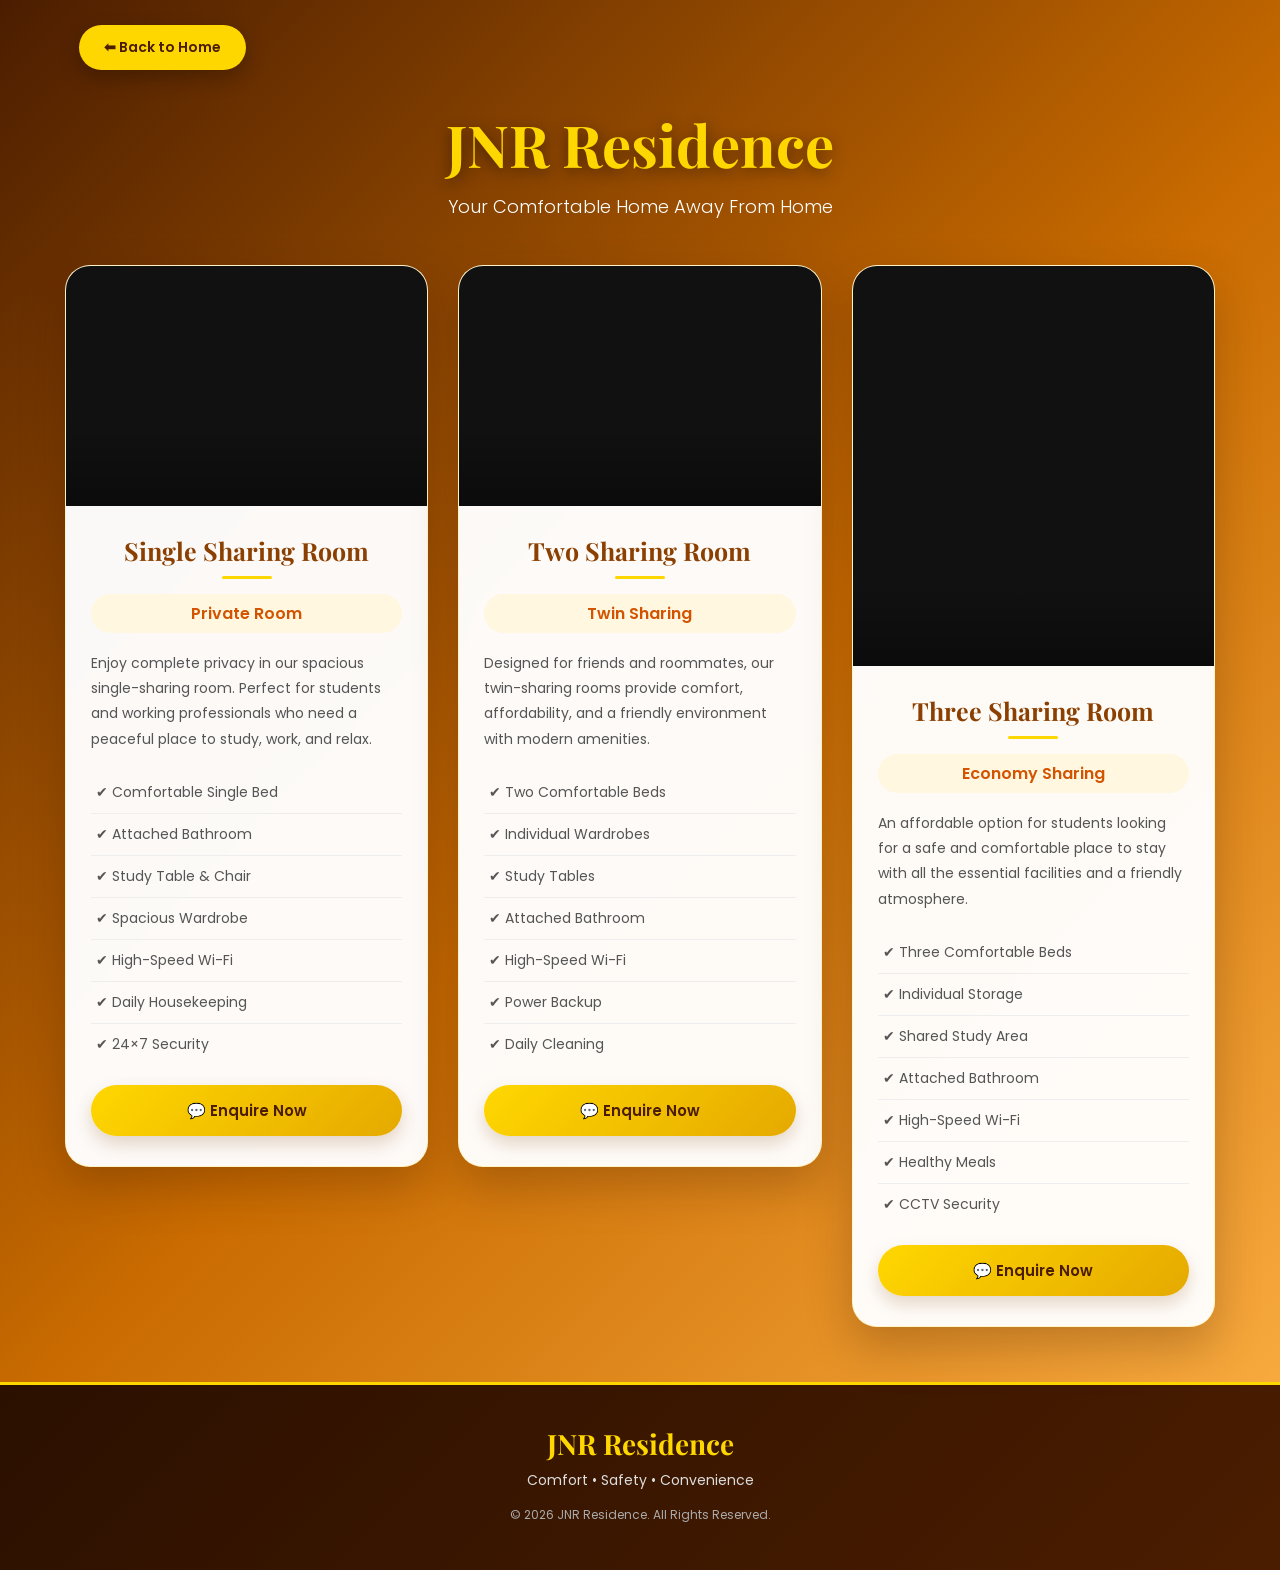
<file: room.html>
<!DOCTYPE html>
<html lang="en">

<head>

<meta charset="UTF-8">
<meta name="viewport" content="width=device-width, initial-scale=1.0">

<title>JNR Residence - Rooms</title>

<link href="https://fonts.googleapis.com/css2?family=Poppins:wght@300;400;500;600;700&family=Playfair+Display:wght@700&display=swap" rel="stylesheet">


<style>

/* =========================================
   RESET
========================================= */

*{
    margin:0;
    padding:0;
    box-sizing:border-box;
}


/* =========================================
   BODY
========================================= */

body{

    font-family:'Poppins',sans-serif;

    background:
        linear-gradient(
            135deg,
            #4b1d00,
            #c96b00,
            #ffb347
        );

    color:#333;

    min-height:100vh;

    overflow-x:hidden;
}


/* =========================================
   BACK BUTTON
========================================= */

.back{

    padding:25px 5%;

    max-width:1250px;

    margin:auto;
}


.back a{

    display:inline-block;

    text-decoration:none;

    background:#FFD700;

    color:#4b1d00;

    padding:12px 25px;

    border-radius:30px;

    font-weight:600;

    font-size:14px;

    box-shadow:
        0 8px 20px
        rgba(0,0,0,0.25);

    transition:0.35s;
}


.back a:hover{

    background:white;

    color:#d35400;

    transform:
        translateY(-3px);

    box-shadow:
        0 12px 25px
        rgba(0,0,0,0.35);
}


/* =========================================
   HEADER
========================================= */

header{

    text-align:center;

    padding:
        10px 20px 35px;

    color:white;
}


header h1{

    font-family:
        'Playfair Display',
        serif;

    font-size:58px;

    color:#FFD700;

    text-shadow:
        0 4px 15px
        rgba(0,0,0,0.45);

    animation:
        fadeDown 0.8s ease;
}


header p{

    font-size:18px;

    margin-top:10px;

    color:white;

    font-weight:300;
}


/* =========================================
   ROOM CONTAINER
========================================= */

.container{

    max-width:1200px;

    margin:auto;

    padding:
        10px 25px 55px;

    display:grid;

    grid-template-columns:
        repeat(3,1fr);

    gap:30px;

    align-items:start;
}


/* =========================================
   ROOM CARD
========================================= */

.card{

    background:
        rgba(255,255,255,0.97);

    border-radius:25px;

    overflow:hidden;

    border:
        1px solid
        rgba(255,215,0,0.2);

    box-shadow:
        0 20px 45px
        rgba(50,20,0,0.25);

    transition:
        transform 0.4s,
        box-shadow 0.4s;

    animation:
        fadeUp 0.9s ease;
}


.card:hover{

    transform:
        translateY(-12px);

    box-shadow:
        0 28px 55px
        rgba(50,20,0,0.35);
}


/* =========================================
   ROOM VIDEO
========================================= */

.card video{

    width:100%;

    height:240px;

    object-fit:cover;

    display:block;

    background:#111;
}


/* Portrait Video */

.card video.portrait{

    height:400px;

    object-fit:cover;

}


/* =========================================
   VIDEO AREA
========================================= */

.video-wrapper{

    position:relative;

    overflow:hidden;

    background:#111;
}


.video-wrapper::after{

    content:"";

    position:absolute;

    left:0;

    right:0;

    bottom:0;

    height:80px;

    background:
        linear-gradient(
            transparent,
            rgba(0,0,0,0.35)
        );

    pointer-events:none;
}


/* =========================================
   CARD CONTENT
========================================= */

.content{

    padding:28px 25px 30px;
}


.content h2{

    text-align:center;

    font-family:
        'Playfair Display',
        serif;

    color:#8b3f00;

    font-size:25px;

    margin-bottom:10px;
}


.content h2::after{

    content:"";

    display:block;

    width:50px;

    height:3px;

    background:#FFD700;

    margin:
        9px auto 0;

    border-radius:10px;
}


/* =========================================
   PRICE / ROOM TYPE
========================================= */

.price{

    text-align:center;

    font-size:16px;

    font-weight:600;

    color:#d35400;

    margin:
        15px 0 18px;

    background:#fff7df;

    border-radius:20px;

    padding:7px 15px;

    display:block;
}


/* =========================================
   DESCRIPTION
========================================= */

.content p{

    text-align:left;

    line-height:1.8;

    font-size:14px;

    color:#555;

    margin-bottom:20px;
}


/* =========================================
   FACILITIES LIST
========================================= */

.content ul{

    list-style:none;

    margin:0;

    padding:0;
}


.content ul li{

    padding:
        10px 5px;

    border-bottom:
        1px solid #eee;

    color:#555;

    font-size:14px;

    transition:0.25s;
}


.content ul li:last-child{

    border-bottom:none;
}


.content ul li:hover{

    color:#8b3f00;

    padding-left:8px;
}


/* =========================================
   BOOK NOW BUTTON
========================================= */

.book-btn{

    display:block;

    width:100%;

    margin-top:20px;

    padding:14px;

    background:
        linear-gradient(
            135deg,
            #FFD700,
            #e5a900
        );

    color:#4b1d00;

    text-align:center;

    text-decoration:none;

    font-size:15px;

    font-weight:600;

    border-radius:30px;

    box-shadow:
        0 8px 18px
        rgba(120,60,0,0.20);

    transition:0.35s;
}


.book-btn:hover{

    background:#4b1d00;

    color:#FFD700;

    transform:
        translateY(-3px);

    box-shadow:
        0 12px 25px
        rgba(50,20,0,0.30);
}


/* =========================================
   FOOTER
========================================= */

footer{

    background:
        linear-gradient(
            135deg,
            #2b1000,
            #4b1d00
        );

    color:white;

    text-align:center;

    padding:40px 20px;

    border-top:
        3px solid #FFD700;
}


footer h2{

    font-family:
        'Playfair Display',
        serif;

    color:#FFD700;

    font-size:28px;

    margin-bottom:8px;
}


footer p{

    color:#ddd;

    font-size:14px;

    margin:6px 0;
}


footer p:last-child{

    color:#aaa;

    font-size:12px;

    margin-top:15px;
}


/* =========================================
   ANIMATIONS
========================================= */

@keyframes fadeUp{

    from{

        opacity:0;

        transform:
            translateY(30px);
    }

    to{

        opacity:1;

        transform:
            translateY(0);
    }
}


@keyframes fadeDown{

    from{

        opacity:0;

        transform:
            translateY(-25px);
    }

    to{

        opacity:1;

        transform:
            translateY(0);
    }
}


/* =========================================
   TABLET
========================================= */

@media(max-width:1000px){

    .container{

        grid-template-columns:
            repeat(2,1fr);

        padding:
            10px 20px 50px;
    }


    header h1{

        font-size:50px;
    }

}


/* =========================================
   MOBILE
========================================= */

@media(max-width:650px){

    .back{

        padding:
            20px 15px;
    }


    .back a{

        font-size:13px;

        padding:
            10px 20px;
    }


    header{

        padding:
            5px 15px 30px;
    }


    header h1{

        font-size:38px;
    }


    header p{

        font-size:15px;

        line-height:1.6;
    }


    .container{

        grid-template-columns:1fr;

        padding:
            5px 15px 40px;

        gap:25px;
    }


    .card{

        width:100%;

        border-radius:20px;
    }


    .card video{

        height:230px;
    }


    .card video.portrait{

        height:380px;
    }


    .content{

        padding:
            25px 20px 25px;
    }


    .content h2{

        font-size:24px;
    }


    .content p{

        font-size:14px;

        line-height:1.7;
    }


    .content ul li{

        font-size:13px;

        padding:
            9px 4px;
    }


    footer{

        padding:
            30px 15px;
    }

}


/* =========================================
   SMALL MOBILE
========================================= */

@media(max-width:400px){

    header h1{

        font-size:32px;
    }


    header p{

        font-size:14px;
    }


    .card video{

        height:210px;
    }


    .card video.portrait{

        height:340px;
    }


    .content{

        padding:
            22px 16px;
    }


    .content h2{

        font-size:22px;
    }

}

</style>

</head>


<body>


<!-- =====================================
     BACK BUTTON
===================================== -->

<div class="back">

    <a href="index.html">
        ⬅ Back to Home
    </a>

</div>


<!-- =====================================
     HEADER
===================================== -->

<header>

    <h1>
        JNR Residence
    </h1>

    <p>
        Your Comfortable Home Away From Home
    </p>

</header>


<!-- =====================================
     ROOMS
===================================== -->

<div class="container">


    <!-- =================================
         SINGLE SHARING
    ================================== -->

    <div class="card">


        <div class="video-wrapper">

            <video
                autoplay
                muted
                loop
                playsinline>

                <source
                    src="one.mp4"
                    type="video/mp4">

                Your browser does not support
                the video tag.

            </video>

        </div>


        <div class="content">

            <h2>
                Single Sharing Room
            </h2>


            <div class="price">
                Private Room
            </div>


            <p>

                Enjoy complete privacy in our
                spacious single-sharing room.
                Perfect for students and working
                professionals who need a peaceful
                place to study, work, and relax.

            </p>


            <ul>

                <li>
                    ✔ Comfortable Single Bed
                </li>

                <li>
                    ✔ Attached Bathroom
                </li>

                <li>
                    ✔ Study Table & Chair
                </li>

                <li>
                    ✔ Spacious Wardrobe
                </li>

                <li>
                    ✔ High-Speed Wi-Fi
                </li>

                <li>
                    ✔ Daily Housekeeping
                </li>

                <li>
                    ✔ 24×7 Security
                </li>

            </ul>


            <a
                href="https://wa.me/919888833359?text=Hello%20JNR%20Residence%2C%20I%20am%20interested%20in%20the%20Single%20Sharing%20Room."
                target="_blank"
                class="book-btn">

                💬 Enquire Now

            </a>


        </div>

    </div>



    <!-- =================================
         TWO SHARING
    ================================== -->

    <div class="card">


        <div class="video-wrapper">

            <video
                autoplay
                muted
                loop
                playsinline>

                <source
                    src="two.mp4"
                    type="video/mp4">

                Your browser does not support
                the video tag.

            </video>

        </div>


        <div class="content">

            <h2>
                Two Sharing Room
            </h2>


            <div class="price">
                Twin Sharing
            </div>


            <p>

                Designed for friends and roommates,
                our twin-sharing rooms provide
                comfort, affordability, and a
                friendly environment with modern
                amenities.

            </p>


            <ul>

                <li>
                    ✔ Two Comfortable Beds
                </li>

                <li>
                    ✔ Individual Wardrobes
                </li>

                <li>
                    ✔ Study Tables
                </li>

                <li>
                    ✔ Attached Bathroom
                </li>

                <li>
                    ✔ High-Speed Wi-Fi
                </li>

                <li>
                    ✔ Power Backup
                </li>

                <li>
                    ✔ Daily Cleaning
                </li>

            </ul>


            <a
                href="https://wa.me/919888833359?text=Hello%20JNR%20Residence%2C%20I%20am%20interested%20in%20the%20Two%20Sharing%20Room."
                target="_blank"
                class="book-btn">

                💬 Enquire Now

            </a>


        </div>

    </div>



    <!-- =================================
         THREE SHARING
    ================================== -->

    <div class="card">


        <div class="video-wrapper">

            <video
                class="portrait"
                autoplay
                muted
                loop
                playsinline>

                <source
                    src="three.mp4"
                    type="video/mp4">

                Your browser does not support
                the video tag.

            </video>

        </div>


        <div class="content">

            <h2>
                Three Sharing Room
            </h2>


            <div class="price">
                Economy Sharing
            </div>


            <p>

                An affordable option for students
                looking for a safe and comfortable
                place to stay with all the essential
                facilities and a friendly atmosphere.

            </p>


            <ul>

                <li>
                    ✔ Three Comfortable Beds
                </li>

                <li>
                    ✔ Individual Storage
                </li>

                <li>
                    ✔ Shared Study Area
                </li>

                <li>
                    ✔ Attached Bathroom
                </li>

                <li>
                    ✔ High-Speed Wi-Fi
                </li>

                <li>
                    ✔ Healthy Meals
                </li>

                <li>
                    ✔ CCTV Security
                </li>

            </ul>


            <a
                href="https://wa.me/919888833359?text=Hello%20JNR%20Residence%2C%20I%20am%20interested%20in%20the%20Three%20Sharing%20Room."
                target="_blank"
                class="book-btn">

                💬 Enquire Now

            </a>


        </div>

    </div>


</div>


<!-- =====================================
     FOOTER
===================================== -->

<footer>

    <h2>
        JNR Residence
    </h2>

    <p>
        Comfort • Safety • Convenience
    </p>

    <p>
        © 2026 JNR Residence. All Rights Reserved.
    </p>

</footer>


</body>

</html>
</file>
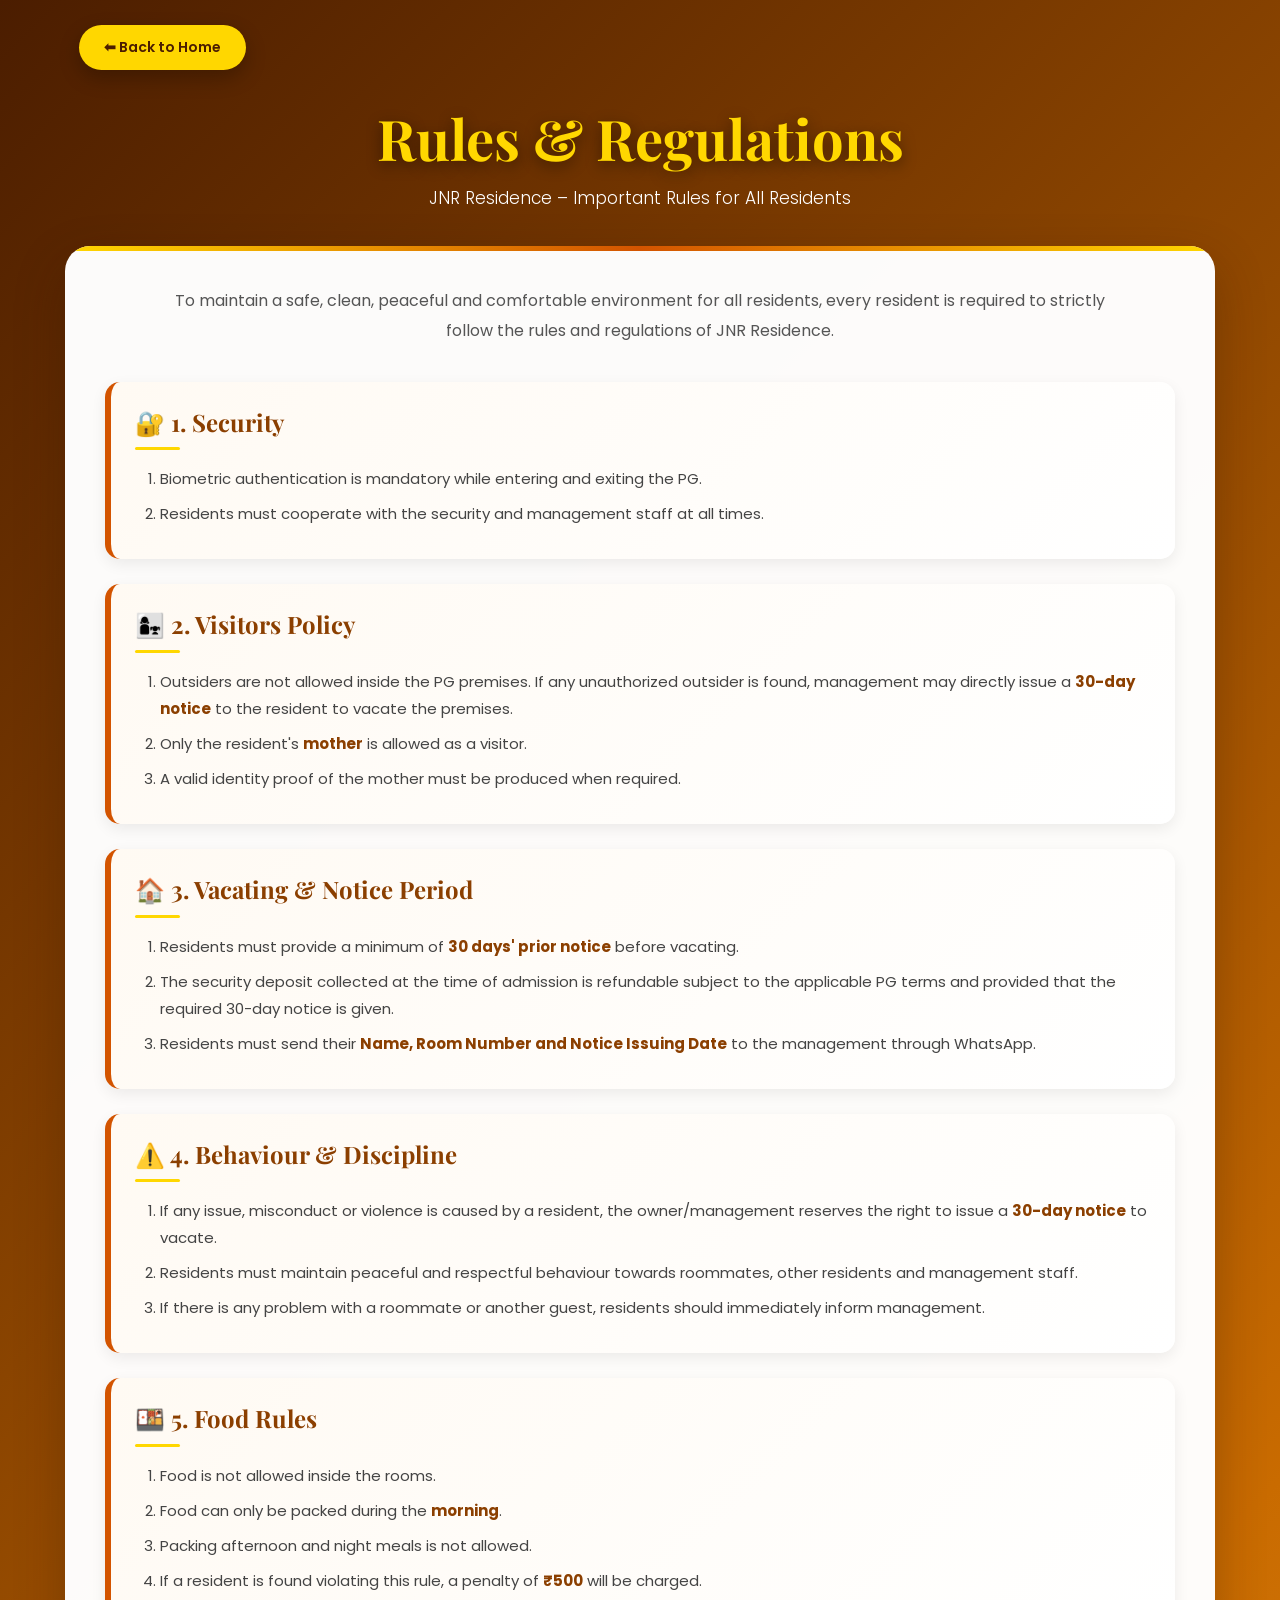
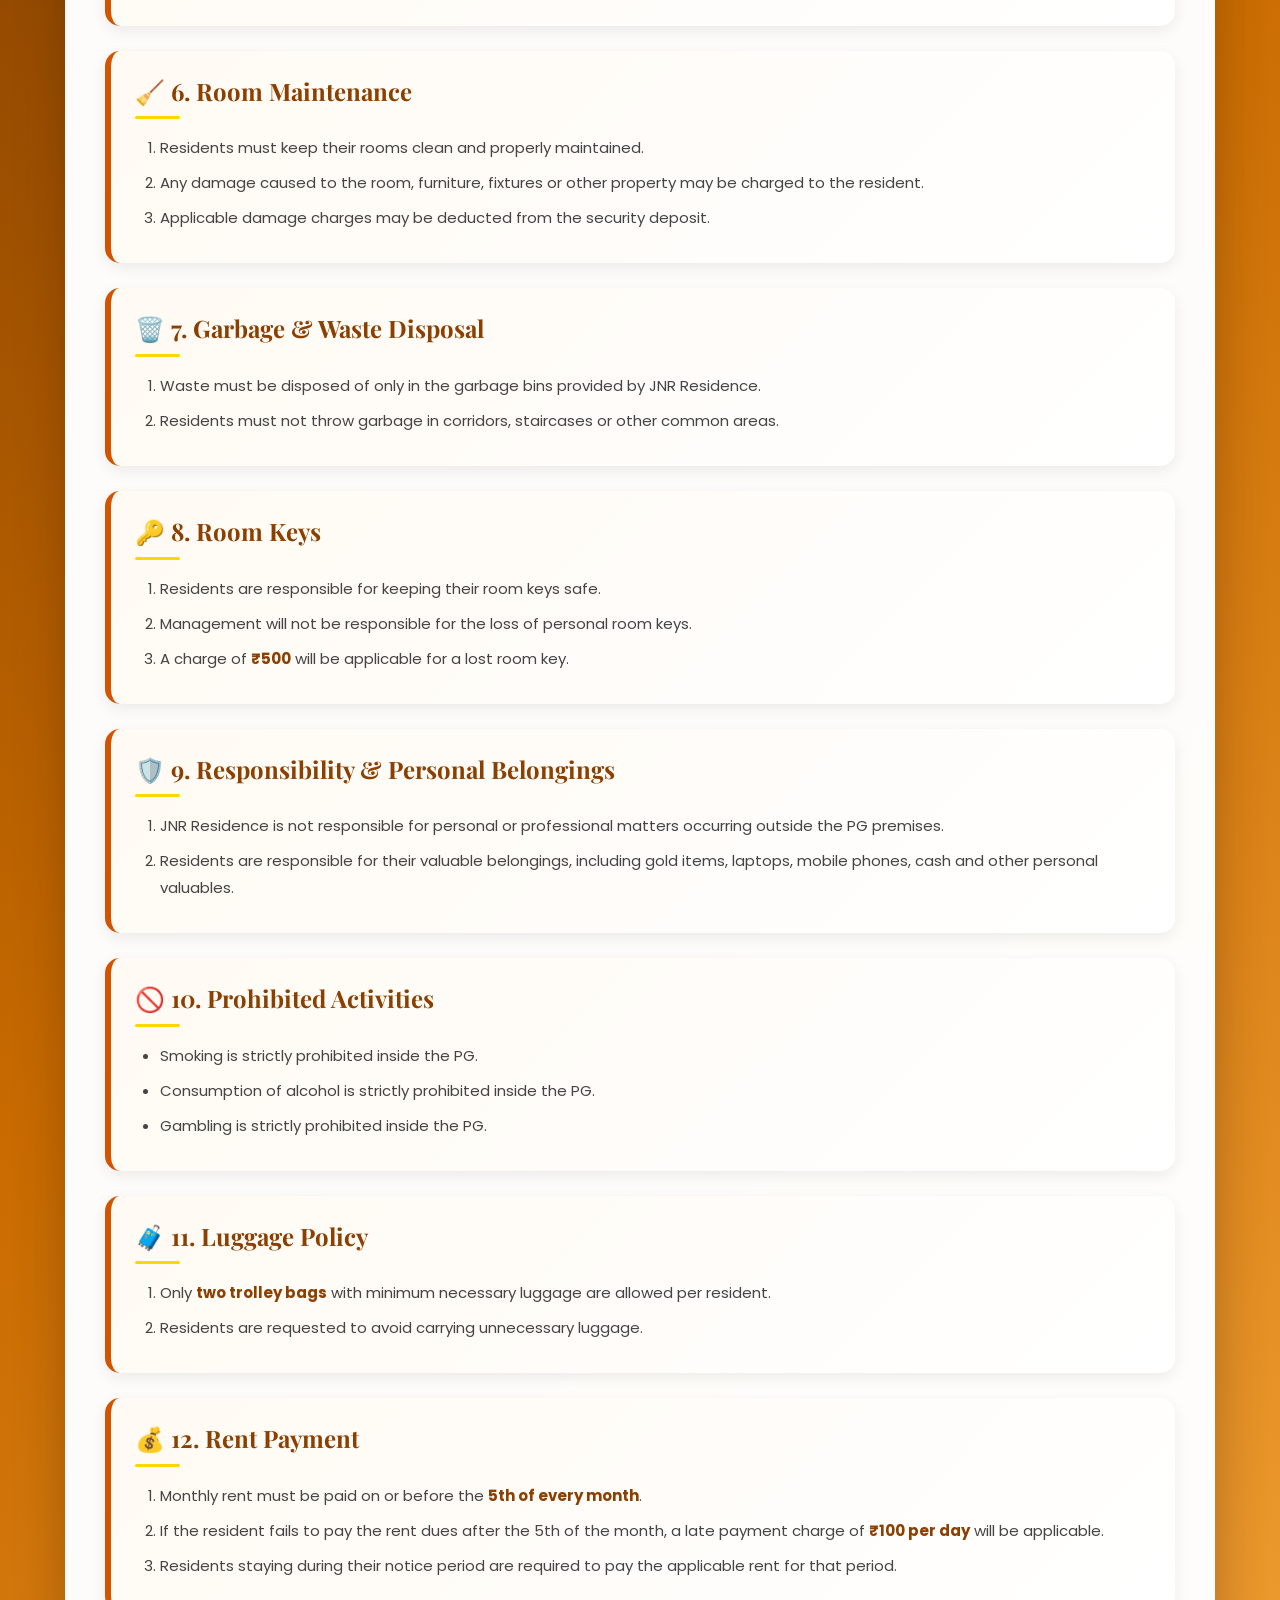
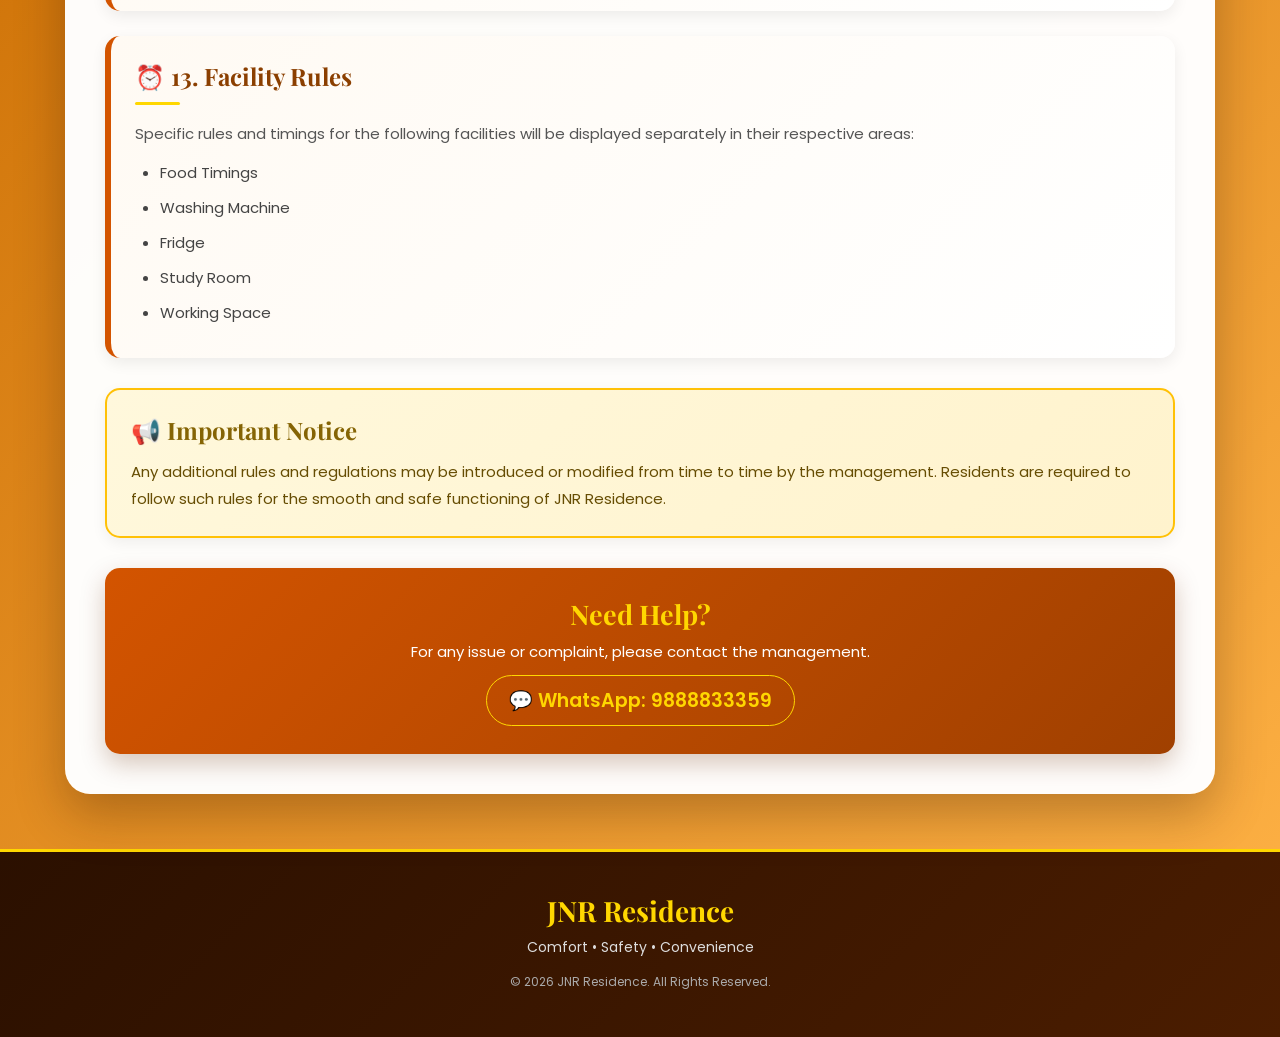
<file: rules.html>
<!DOCTYPE html>
<html lang="en">

<head>

<meta charset="UTF-8">
<meta name="viewport" content="width=device-width, initial-scale=1.0">

<title>JNR Residence - Rules & Regulations</title>

<link href="https://fonts.googleapis.com/css2?family=Poppins:wght@300;400;500;600;700&family=Playfair+Display:wght@700&display=swap" rel="stylesheet">

<style>

/* =========================================
   RESET
========================================= */

*{
    margin:0;
    padding:0;
    box-sizing:border-box;
}


/* =========================================
   BODY
========================================= */

body{

    font-family:'Poppins',sans-serif;

    background:
        linear-gradient(
            135deg,
            #4b1d00,
            #c96b00,
            #ffb347
        );

    min-height:100vh;

    color:#333;

    overflow-x:hidden;
}


/* =========================================
   BACK BUTTON
========================================= */

.back{

    padding:25px 5%;

    max-width:1250px;

    margin:auto;
}


.back a{

    display:inline-block;

    text-decoration:none;

    background:#FFD700;

    color:#4b1d00;

    padding:12px 25px;

    border-radius:30px;

    font-weight:600;

    font-size:14px;

    box-shadow:
        0 8px 20px
        rgba(0,0,0,0.25);

    transition:0.35s;
}


.back a:hover{

    background:white;

    color:#d35400;

    transform:translateY(-3px);

    box-shadow:
        0 12px 25px
        rgba(0,0,0,0.35);
}


/* =========================================
   HEADER
========================================= */

header{

    text-align:center;

    padding:
        5px 20px 35px;

    color:white;
}


header h1{

    font-family:
        'Playfair Display',
        serif;

    font-size:56px;

    color:#FFD700;

    text-shadow:
        0 4px 15px
        rgba(0,0,0,0.45);

    animation:
        fadeDown 0.8s ease;
}


header p{

    font-size:17px;

    margin-top:10px;

    color:white;

    font-weight:300;
}


/* =========================================
   MAIN RULES CARD
========================================= */

.rules-container{

    width:90%;

    max-width:1150px;

    margin:
        0 auto 55px;

    padding:40px;

    background:
        rgba(255,255,255,0.98);

    border-radius:25px;

    box-shadow:
        0 20px 50px
        rgba(50,20,0,0.3);

    animation:
        fadeUp 0.8s ease;

    position:relative;

    overflow:hidden;
}


/* GOLD TOP BORDER */

.rules-container::before{

    content:"";

    position:absolute;

    top:0;
    left:0;
    right:0;

    height:5px;

    background:
        linear-gradient(
            90deg,
            #FFD700,
            #d35400,
            #FFD700
        );
}


/* =========================================
   INTRODUCTION
========================================= */

.intro{

    text-align:center;

    color:#555;

    font-size:16px;

    line-height:1.9;

    max-width:950px;

    margin:
        0 auto 35px;

    padding:
        0 10px;
}


/* =========================================
   RULE SECTION
========================================= */

.rule-section{

    margin-bottom:25px;

    padding:24px;

    background:
        linear-gradient(
            135deg,
            #fffaf3,
            #fff
        );

    border-left:
        6px solid #d35400;

    border-radius:15px;

    box-shadow:
        0 5px 15px
        rgba(0,0,0,0.07);

    transition:
        transform 0.35s,
        box-shadow 0.35s;
}


.rule-section:hover{

    transform:
        translateX(5px);

    box-shadow:
        0 10px 25px
        rgba(0,0,0,0.12);
}


/* =========================================
   RULE HEADINGS
========================================= */

.rule-section h2{

    font-family:
        'Playfair Display',
        serif;

    color:#8b3f00;

    font-size:24px;

    margin-bottom:15px;

    line-height:1.4;
}


.rule-section h2::after{

    content:"";

    display:block;

    width:45px;

    height:3px;

    background:#FFD700;

    margin-top:8px;

    border-radius:10px;
}


/* =========================================
   RULE LISTS
========================================= */

.rule-section ol,
.rule-section ul{

    padding-left:25px;
}


.rule-section li{

    color:#444;

    font-size:15px;

    line-height:1.8;

    margin-bottom:8px;
}


.rule-section li strong{

    color:#8b3f00;
}


/* =========================================
   NORMAL PARAGRAPH INSIDE RULE
========================================= */

.rule-section p{

    color:#555;

    font-size:15px;

    line-height:1.8;

    margin-bottom:12px;
}


/* =========================================
   IMPORTANT NOTICE
========================================= */

.notice{

    background:
        linear-gradient(
            135deg,
            #fff8dc,
            #fff3cd
        );

    border:
        2px solid #ffc107;

    padding:24px;

    border-radius:15px;

    margin-top:30px;

    box-shadow:
        0 5px 15px
        rgba(0,0,0,0.06);
}


.notice h2{

    font-family:
        'Playfair Display',
        serif;

    color:#856404;

    margin-bottom:12px;

    font-size:24px;
}


.notice p{

    color:#664d03;

    line-height:1.8;

    font-size:15px;
}


/* =========================================
   CONTACT BOX
========================================= */

.contact{

    text-align:center;

    margin-top:30px;

    padding:28px 20px;

    background:
        linear-gradient(
            135deg,
            #d35400,
            #a04000
        );

    color:white;

    border-radius:15px;

    box-shadow:
        0 10px 25px
        rgba(100,40,0,0.25);
}


.contact h2{

    font-family:
        'Playfair Display',
        serif;

    font-size:27px;

    margin-bottom:8px;

    color:#FFD700;
}


.contact p{

    font-size:15px;

    margin-bottom:12px;
}


.contact a{

    display:inline-block;

    color:#FFD700;

    font-size:19px;

    font-weight:600;

    text-decoration:none;

    padding:10px 22px;

    border:
        1px solid #FFD700;

    border-radius:30px;

    transition:0.3s;
}


.contact a:hover{

    background:#FFD700;

    color:#5a2d0c;

    transform:
        translateY(-3px);
}


/* =========================================
   FOOTER
========================================= */

footer{

    background:
        linear-gradient(
            135deg,
            #2b1000,
            #4b1d00
        );

    color:white;

    text-align:center;

    padding:40px 20px;

    border-top:
        3px solid #FFD700;
}


footer h2{

    font-family:
        'Playfair Display',
        serif;

    color:#FFD700;

    font-size:28px;

    margin-bottom:8px;
}


footer p{

    color:#ddd;

    font-size:14px;

    margin:6px 0;
}


footer p:last-child{

    color:#aaa;

    font-size:12px;

    margin-top:15px;
}


/* =========================================
   ANIMATIONS
========================================= */

@keyframes fadeUp{

    from{

        opacity:0;

        transform:
            translateY(30px);
    }

    to{

        opacity:1;

        transform:
            translateY(0);
    }
}


@keyframes fadeDown{

    from{

        opacity:0;

        transform:
            translateY(-25px);
    }

    to{

        opacity:1;

        transform:
            translateY(0);
    }
}


/* =========================================
   TABLET
========================================= */

@media(max-width:900px){

    .back{

        padding:
            20px;
    }


    header h1{

        font-size:45px;
    }


    header p{

        font-size:16px;
    }


    .rules-container{

        width:94%;

        padding:30px 22px;
    }


    .rule-section{

        padding:20px;
    }


    .rule-section h2{

        font-size:22px;
    }


    .rule-section li{

        font-size:15px;
    }

}


/* =========================================
   MOBILE
========================================= */

@media(max-width:600px){

    .back{

        padding:
            20px 15px;
    }


    .back a{

        padding:
            10px 20px;

        font-size:13px;
    }


    header{

        padding:
            5px 15px 30px;
    }


    header h1{

        font-size:35px;

        line-height:1.2;
    }


    header p{

        font-size:14px;

        line-height:1.6;
    }


    .rules-container{

        width:94%;

        padding:
            25px 15px;

        border-radius:20px;
    }


    .intro{

        font-size:14px;

        line-height:1.7;

        margin-bottom:25px;
    }


    .rule-section{

        padding:18px;

        margin-bottom:20px;

        border-left-width:5px;
    }


    .rule-section:hover{

        transform:none;
    }


    .rule-section h2{

        font-size:20px;

        margin-bottom:12px;
    }


    .rule-section li{

        font-size:14px;

        line-height:1.7;

        margin-bottom:7px;
    }


    .rule-section p{

        font-size:14px;

        line-height:1.7;
    }


    .notice{

        padding:20px;

        margin-top:20px;
    }


    .notice h2{

        font-size:21px;
    }


    .notice p{

        font-size:14px;

        line-height:1.7;
    }


    .contact{

        padding:25px 15px;
    }


    .contact h2{

        font-size:23px;
    }


    .contact a{

        font-size:16px;

        padding:9px 18px;
    }


    footer{

        padding:
            30px 15px;
    }

}


/* =========================================
   VERY SMALL MOBILE
========================================= */

@media(max-width:400px){

    header h1{

        font-size:30px;
    }


    .rules-container{

        padding:
            20px 12px;
    }


    .rule-section{

        padding:15px;
    }


    .rule-section h2{

        font-size:18px;
    }


    .rule-section li{

        font-size:13px;

        line-height:1.6;
    }

}

</style>

</head>


<body>


<!-- =====================================
     BACK BUTTON
===================================== -->

<div class="back">

    <a href="index.html">
        ⬅ Back to Home
    </a>

</div>


<!-- =====================================
     HEADER
===================================== -->

<header>

    <h1>
        Rules &amp; Regulations
    </h1>

    <p>
        JNR Residence – Important Rules for All Residents
    </p>

</header>


<!-- =====================================
     RULES CONTAINER
===================================== -->

<div class="rules-container">


    <p class="intro">

        To maintain a safe, clean, peaceful and comfortable environment
        for all residents, every resident is required to strictly follow
        the rules and regulations of JNR Residence.

    </p>


    <!-- SECURITY -->

    <div class="rule-section">

        <h2>🔐 1. Security</h2>

        <ol>

            <li>
                Biometric authentication is mandatory while entering
                and exiting the PG.
            </li>

            <li>
                Residents must cooperate with the security and
                management staff at all times.
            </li>

        </ol>

    </div>


    <!-- VISITORS -->

    <div class="rule-section">

        <h2>👩‍👧 2. Visitors Policy</h2>

        <ol>

            <li>
                Outsiders are not allowed inside the PG premises.
                If any unauthorized outsider is found, management
                may directly issue a <strong>30-day notice</strong>
                to the resident to vacate the premises.
            </li>

            <li>
                Only the resident's <strong>mother</strong> is allowed
                as a visitor.
            </li>

            <li>
                A valid identity proof of the mother must be produced
                when required.
            </li>

        </ol>

    </div>


    <!-- VACATING -->

    <div class="rule-section">

        <h2>🏠 3. Vacating &amp; Notice Period</h2>

        <ol>

            <li>
                Residents must provide a minimum of
                <strong>30 days' prior notice</strong> before vacating.
            </li>

            <li>
                The security deposit collected at the time of admission
                is refundable subject to the applicable PG terms and
                provided that the required 30-day notice is given.
            </li>

            <li>
                Residents must send their
                <strong>Name, Room Number and Notice Issuing Date</strong>
                to the management through WhatsApp.
            </li>

        </ol>

    </div>


    <!-- BEHAVIOUR -->

    <div class="rule-section">

        <h2>⚠️ 4. Behaviour &amp; Discipline</h2>

        <ol>

            <li>
                If any issue, misconduct or violence is caused by a
                resident, the owner/management reserves the right to
                issue a <strong>30-day notice</strong> to vacate.
            </li>

            <li>
                Residents must maintain peaceful and respectful
                behaviour towards roommates, other residents and
                management staff.
            </li>

            <li>
                If there is any problem with a roommate or another
                guest, residents should immediately inform management.
            </li>

        </ol>

    </div>


    <!-- FOOD -->

    <div class="rule-section">

        <h2>🍱 5. Food Rules</h2>

        <ol>

            <li>
                Food is not allowed inside the rooms.
            </li>

            <li>
                Food can only be packed during the
                <strong>morning</strong>.
            </li>

            <li>
                Packing afternoon and night meals is not allowed.
            </li>

            <li>
                If a resident is found violating this rule,
                a penalty of <strong>₹500</strong> will be charged.
            </li>

        </ol>

    </div>


    <!-- MAINTENANCE -->

    <div class="rule-section">

        <h2>🧹 6. Room Maintenance</h2>

        <ol>

            <li>
                Residents must keep their rooms clean and properly
                maintained.
            </li>

            <li>
                Any damage caused to the room, furniture, fixtures
                or other property may be charged to the resident.
            </li>

            <li>
                Applicable damage charges may be deducted from the
                security deposit.
            </li>

        </ol>

    </div>


    <!-- GARBAGE -->

    <div class="rule-section">

        <h2>🗑️ 7. Garbage &amp; Waste Disposal</h2>

        <ol>

            <li>
                Waste must be disposed of only in the garbage bins
                provided by JNR Residence.
            </li>

            <li>
                Residents must not throw garbage in corridors,
                staircases or other common areas.
            </li>

        </ol>

    </div>


    <!-- KEYS -->

    <div class="rule-section">

        <h2>🔑 8. Room Keys</h2>

        <ol>

            <li>
                Residents are responsible for keeping their room keys
                safe.
            </li>

            <li>
                Management will not be responsible for the loss of
                personal room keys.
            </li>

            <li>
                A charge of <strong>₹500</strong> will be applicable
                for a lost room key.
            </li>

        </ol>

    </div>


    <!-- RESPONSIBILITY -->

    <div class="rule-section">

        <h2>🛡️ 9. Responsibility &amp; Personal Belongings</h2>

        <ol>

            <li>
                JNR Residence is not responsible for personal or
                professional matters occurring outside the PG premises.
            </li>

            <li>
                Residents are responsible for their valuable belongings,
                including gold items, laptops, mobile phones, cash and
                other personal valuables.
            </li>

        </ol>

    </div>


    <!-- PROHIBITED ACTIVITIES -->

    <div class="rule-section">

        <h2>🚫 10. Prohibited Activities</h2>

        <ul>

            <li>
                Smoking is strictly prohibited inside the PG.
            </li>

            <li>
                Consumption of alcohol is strictly prohibited inside
                the PG.
            </li>

            <li>
                Gambling is strictly prohibited inside the PG.
            </li>

        </ul>

    </div>


    <!-- LUGGAGE -->

    <div class="rule-section">

        <h2>🧳 11. Luggage Policy</h2>

        <ol>

            <li>
                Only <strong>two trolley bags</strong> with minimum
                necessary luggage are allowed per resident.
            </li>

            <li>
                Residents are requested to avoid carrying unnecessary
                luggage.
            </li>

        </ol>

    </div>


    <!-- RENT -->

    <div class="rule-section">

        <h2>💰 12. Rent Payment</h2>

        <ol>

            <li>
                Monthly rent must be paid on or before the
                <strong>5th of every month</strong>.
            </li>

            <li>
                If the resident fails to pay the rent dues after the
                5th of the month, a late payment charge of
                <strong>₹100 per day</strong> will be applicable.
            </li>

            <li>
                Residents staying during their notice period are
                required to pay the applicable rent for that period.
            </li>

        </ol>

    </div>


    <!-- FACILITY RULES -->

    <div class="rule-section">

        <h2>⏰ 13. Facility Rules</h2>

        <p>

            Specific rules and timings for the following facilities
            will be displayed separately in their respective areas:

        </p>

        <ul>

            <li>Food Timings</li>

            <li>Washing Machine</li>

            <li>Fridge</li>

            <li>Study Room</li>

            <li>Working Space</li>

        </ul>

    </div>


    <!-- IMPORTANT NOTICE -->

    <div class="notice">

        <h2>📢 Important Notice</h2>

        <p>

            Any additional rules and regulations may be introduced or
            modified from time to time by the management. Residents are
            required to follow such rules for the smooth and safe
            functioning of JNR Residence.

        </p>

    </div>


    <!-- CONTACT -->

    <div class="contact">

        <h2>Need Help?</h2>

        <p>
            For any issue or complaint, please contact the management.
        </p>

        <a
            href="https://wa.me/919888833359"
            target="_blank">

            💬 WhatsApp: 9888833359

        </a>

    </div>


</div>


<!-- =====================================
     FOOTER
===================================== -->

<footer>

    <h2>
        JNR Residence
    </h2>

    <p>
        Comfort • Safety • Convenience
    </p>

    <p>
        © 2026 JNR Residence. All Rights Reserved.
    </p>

</footer>


</body>

</html>
</file>
